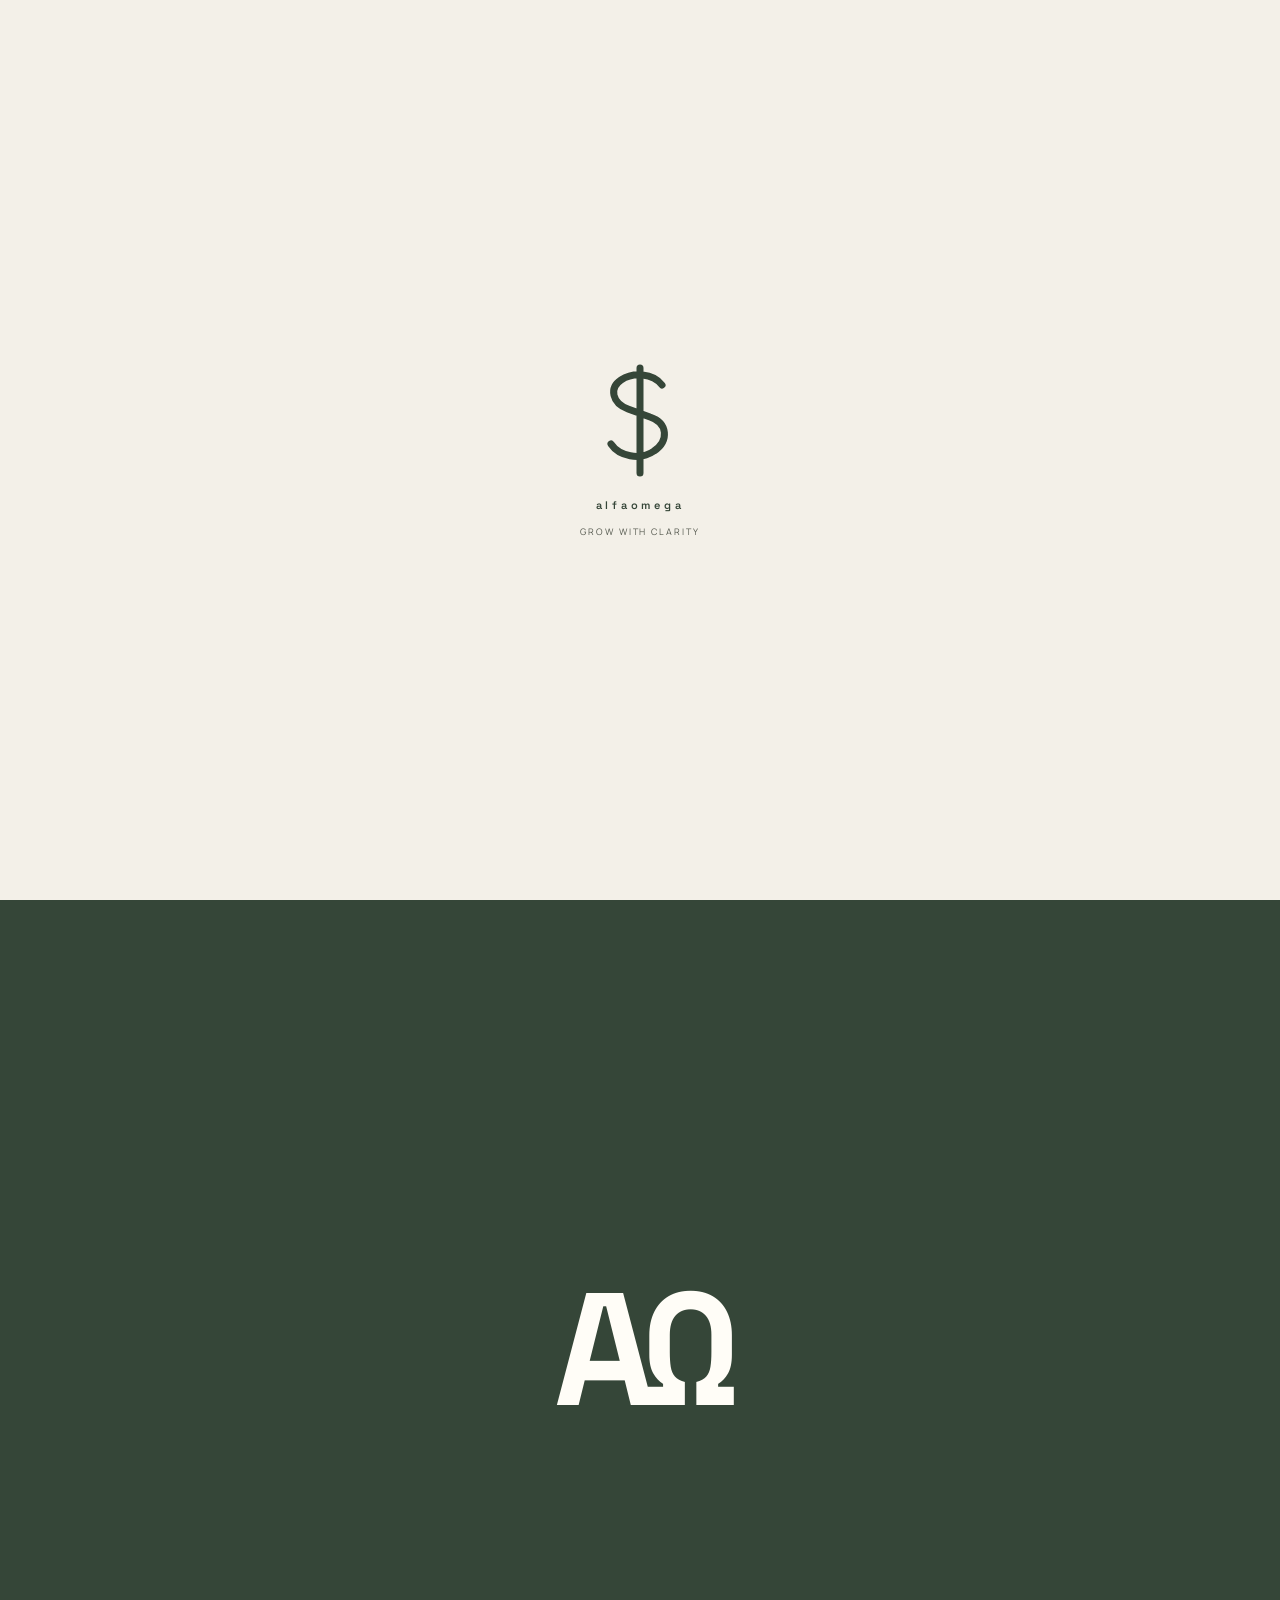
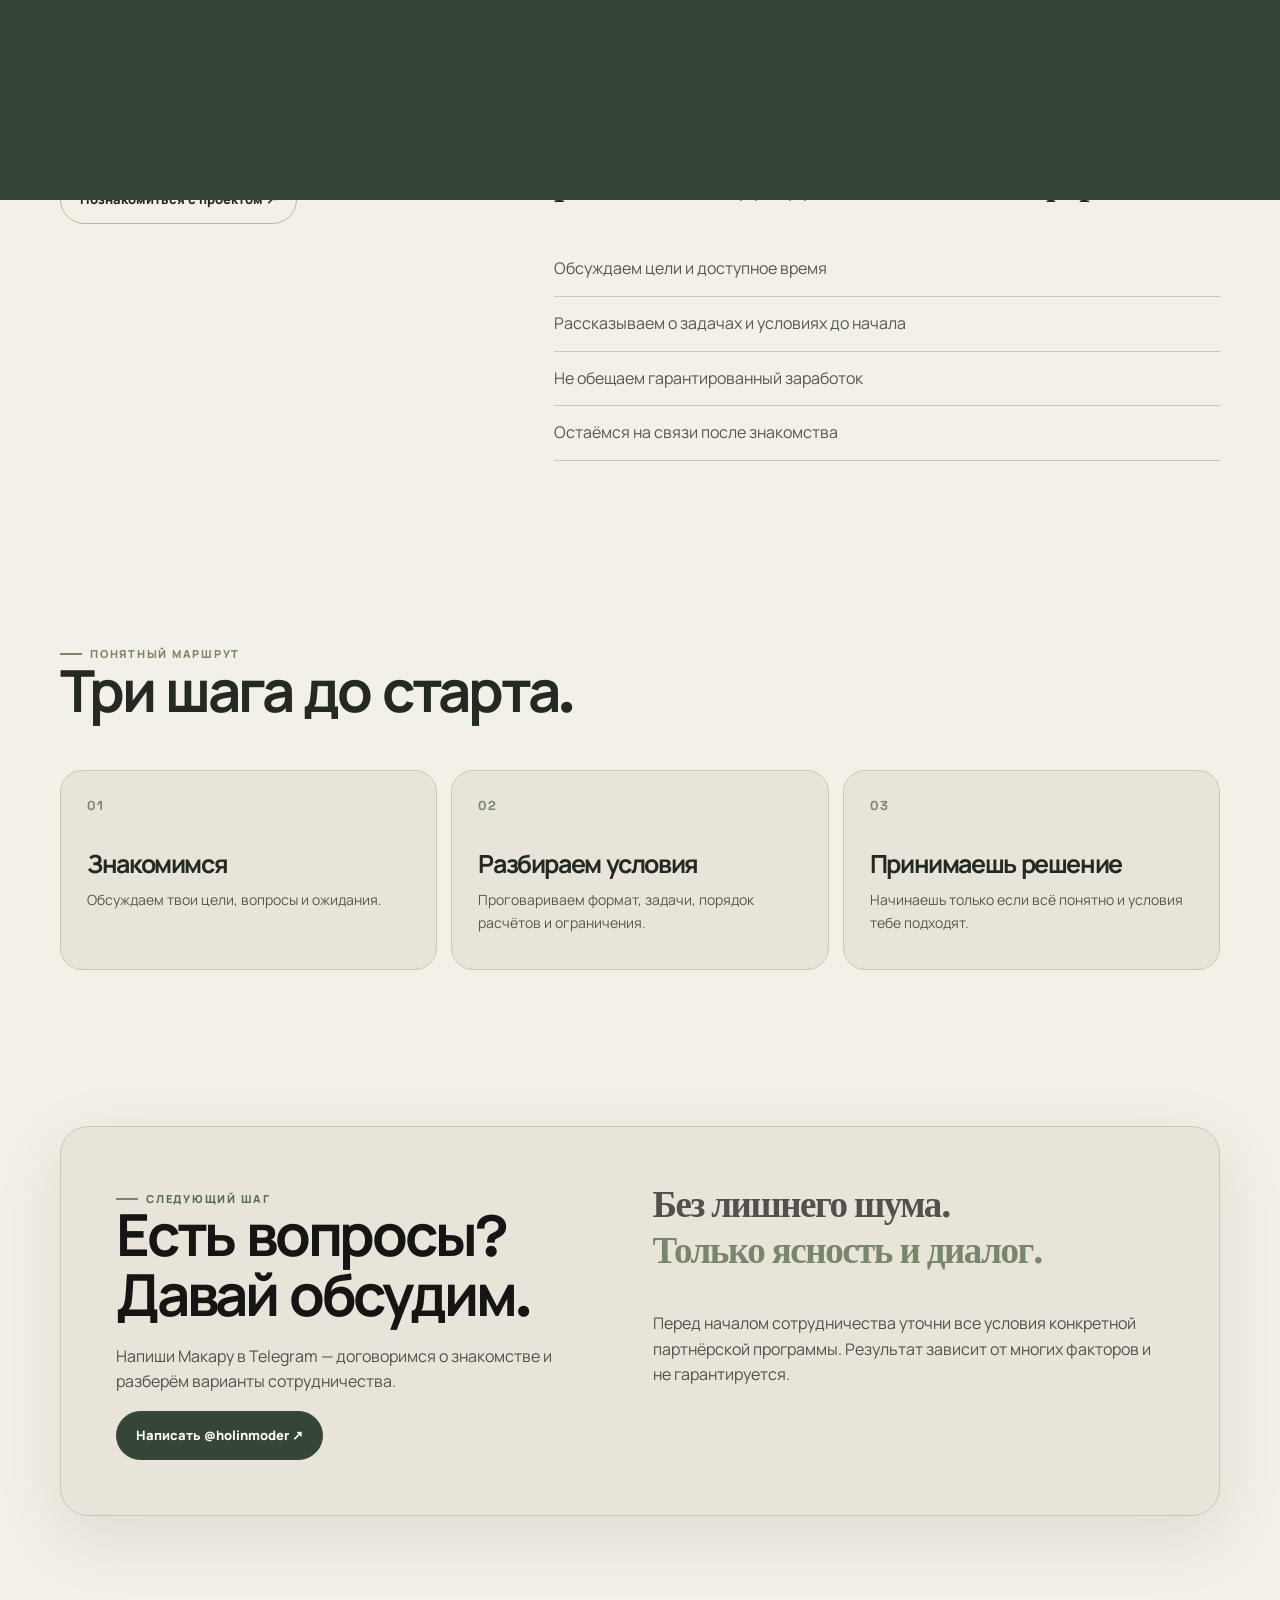
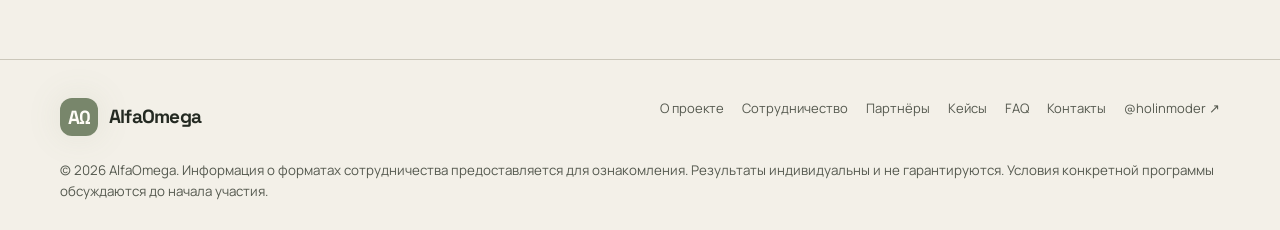
<file: index.html>
<!doctype html><html lang="ru"><head><meta charset="utf-8"><meta name="viewport" content="width=device-width,initial-scale=1"><meta name="description" content="AlfaOmega — форматы сотрудничества, информация о проекте и контакты Макара."><meta name="theme-color" content="#10110f"><title>Главная — AlfaOmega</title><link rel="stylesheet" href="styles.css"></head><body>
<div class="site-loader" aria-label="Загрузка AlfaOmega" role="status"><div class="loader-inner"><svg class="loader-dollar" viewBox="0 0 100 125" aria-hidden="true"><path d="M72 25C63 13 43 12 31 20C19 28 22 43 38 49L60 57C78 63 79 81 64 91C50 101 29 96 21 84M50 8V113"/></svg><div class="loader-brand">alfaomega</div><div class="loader-caption">Grow with clarity</div></div></div>
<div class="topbar"><div class="wrap nav"><a class="brand" href="index.html" aria-label="AlfaOmega — главная"><span class="logo">AΩ</span><span>AlfaOmega</span></a><nav class="navlinks" aria-label="Основная навигация"><a href="index.html">Главная</a><a href="about.html">О проекте</a><a href="cooperation.html">Сотрудничество</a><a href="partners.html">Партнёры</a><a href="cases.html">Кейсы</a><a href="faq.html">FAQ</a><a href="contact.html">Контакты</a></nav><a class="nav-cta" href="contact.html">Обсудить старт ↗</a><button class="menu-toggle" aria-expanded="false" aria-label="Открыть меню">☰</button></div></div><div class="transition" aria-hidden="true"><div class="transition-mark">AΩ</div></div><main><section class="hero"><div class="wrap hero-grid"><div><div class="eyebrow reveal">ПАРТНЁРСКИЕ ПРОГРАММЫ · ALFAOMEGA</div><h1 class="reveal delay1">Твой формат.<br><em>Твои возможности.</em></h1><p class="lead reveal delay2">Разовое или регулярное сотрудничество в финансовой вертикали. Разберёмся в условиях, целях и подходящем формате вместе.</p><div class="hero-actions reveal delay3"><a class="btn" href="contact.html">Обсудить сотрудничество ↗</a><a class="btn secondary" href="cooperation.html">Изучить форматы</a></div><div class="hero-meta"><span>Можно начать без опыта</span><span>Личное знакомство</span><span>Условия до старта</span></div></div><div class="visual-card reveal delay2"><div class="eyebrow">A DIFFERENT ANGLE</div><div class="orbit-wrap" aria-label="Анимированный знак AlfaOmega"><div class="orbit"><span class="orbit-dot"></span><div class="orbit-core">AΩ</div></div><span class="orbit-label">ALFAOMEGA / PARTNERSHIP</span></div><div><h3>Двигайся в своём темпе.</h3><p>Понятный маршрут от первого разговора до выбора формата.</p></div></div></div></section><div class="ticker"><div class="wrap ticker-in"><span><b>01</b> ЗНАКОМСТВО</span><span><b>02</b> ВЫБОР ФОРМАТА</span><span><b>03</b> УСЛОВИЯ</span><span><b>04</b> СТАРТ</span></div></div><section class="section"><div class="wrap"><div class="section-head"><div><div class="eyebrow">ВЫБЕРИ СВОЙ ПУТЬ</div><h2>С чего начнём?</h2></div><p>Не нужно решать всё заранее. Сначала познакомимся, ответим на вопросы и обсудим, что подходит именно тебе.</p></div><div class="grid3"><a class="card" href="cooperation.html"><div class="num">01 / РАЗОВЫЙ ФОРМАТ</div><h3>Попробовать один раз.</h3><p>Одно согласованное действие по условиям конкретной программы — без постоянного графика.</p><div class="arrow">↗</div></a><a class="card" href="cooperation.html#regular"><div class="num">02 / РЕГУЛЯРНЫЙ ФОРМАТ</div><h3>Развиваться системно.</h3><p>Постепенное включение в работу, обучение и обсуждение дальнейших возможностей.</p><div class="arrow">↗</div></a><a class="card" href="faq.html"><div class="num">03 / ПОКА ИЗУЧАЮ</div><h3>Сначала разобраться.</h3><p>Посмотри ответы на частые вопросы или напиши напрямую — без обязательств.</p><div class="arrow">↗</div></a></div></div></section><section class="section"><div class="wrap split"><div><div class="eyebrow">О ПРОЕКТЕ</div><h2>Люди.<br>Практика.<br><em style="color:var(--lime)">AlfaOmega.</em></h2><p class="muted">Проект для тех, кто хочет разобраться в партнёрских программах и выбрать понятный формат взаимодействия.</p><a class="btn secondary" href="about.html">Познакомиться с проектом ↗</a></div><div><div class="orbit-wrap" aria-hidden="true"><div class="orbit"><span class="orbit-dot"></span><div class="orbit-core">Ω</div></div><span class="orbit-label">GROW WITH CLARITY</span></div><p class="quote">«Сначала — <span>понятные условия.</span> Затем — решение, подходит ли тебе этот формат».</p><ul class="list"><li>Обсуждаем цели и доступное время</li><li>Рассказываем о задачах и условиях до начала</li><li>Не обещаем гарантированный заработок</li><li>Остаёмся на связи после знакомства</li></ul></div></div></section><section class="section"><div class="wrap"><div class="section-head"><div><div class="eyebrow">ПОНЯТНЫЙ МАРШРУТ</div><h2>Три шага до старта.</h2></div></div><div class="grid3"><div class="card"><div class="num">01</div><h3>Знакомимся</h3><p>Обсуждаем твои цели, вопросы и ожидания.</p></div><div class="card"><div class="num">02</div><h3>Разбираем условия</h3><p>Проговариваем формат, задачи, порядок расчётов и ограничения.</p></div><div class="card"><div class="num">03</div><h3>Принимаешь решение</h3><p>Начинаешь только если всё понятно и условия тебе подходят.</p></div></div></div></section><section class="section"><div class="wrap contact-panel"><div><div class="eyebrow" style="color:#343b1d">СЛЕДУЮЩИЙ ШАГ</div><h2>Есть вопросы?<br>Давай обсудим.</h2><p>Напиши Макару в Telegram — договоримся о знакомстве и разберём варианты сотрудничества.</p><a class="btn" href="https://t.me/holinmoder" target="_blank" rel="noopener">Написать @holinmoder ↗</a></div><div><p class="quote">Без лишнего шума.<br><span>Только ясность и диалог.</span></p><p>Перед началом сотрудничества уточни все условия конкретной партнёрской программы. Результат зависит от многих факторов и не гарантируется.</p></div></div></section></main><footer class="footer"><div class="wrap"><div class="footer-top"><a class="brand" href="index.html"><span class="logo">AΩ</span><span>AlfaOmega</span></a><div class="footer-links"><a href="about.html">О проекте</a><a href="cooperation.html">Сотрудничество</a><a href="partners.html">Партнёры</a><a href="cases.html">Кейсы</a><a href="faq.html">FAQ</a><a href="contact.html">Контакты</a><a href="https://t.me/holinmoder" target="_blank" rel="noopener">@holinmoder ↗</a></div></div><small>© 2026 AlfaOmega. Информация о форматах сотрудничества предоставляется для ознакомления. Результаты индивидуальны и не гарантируются. Условия конкретной программы обсуждаются до начала участия.</small></div></footer><script src="script.js"></script></body></html>
</file>
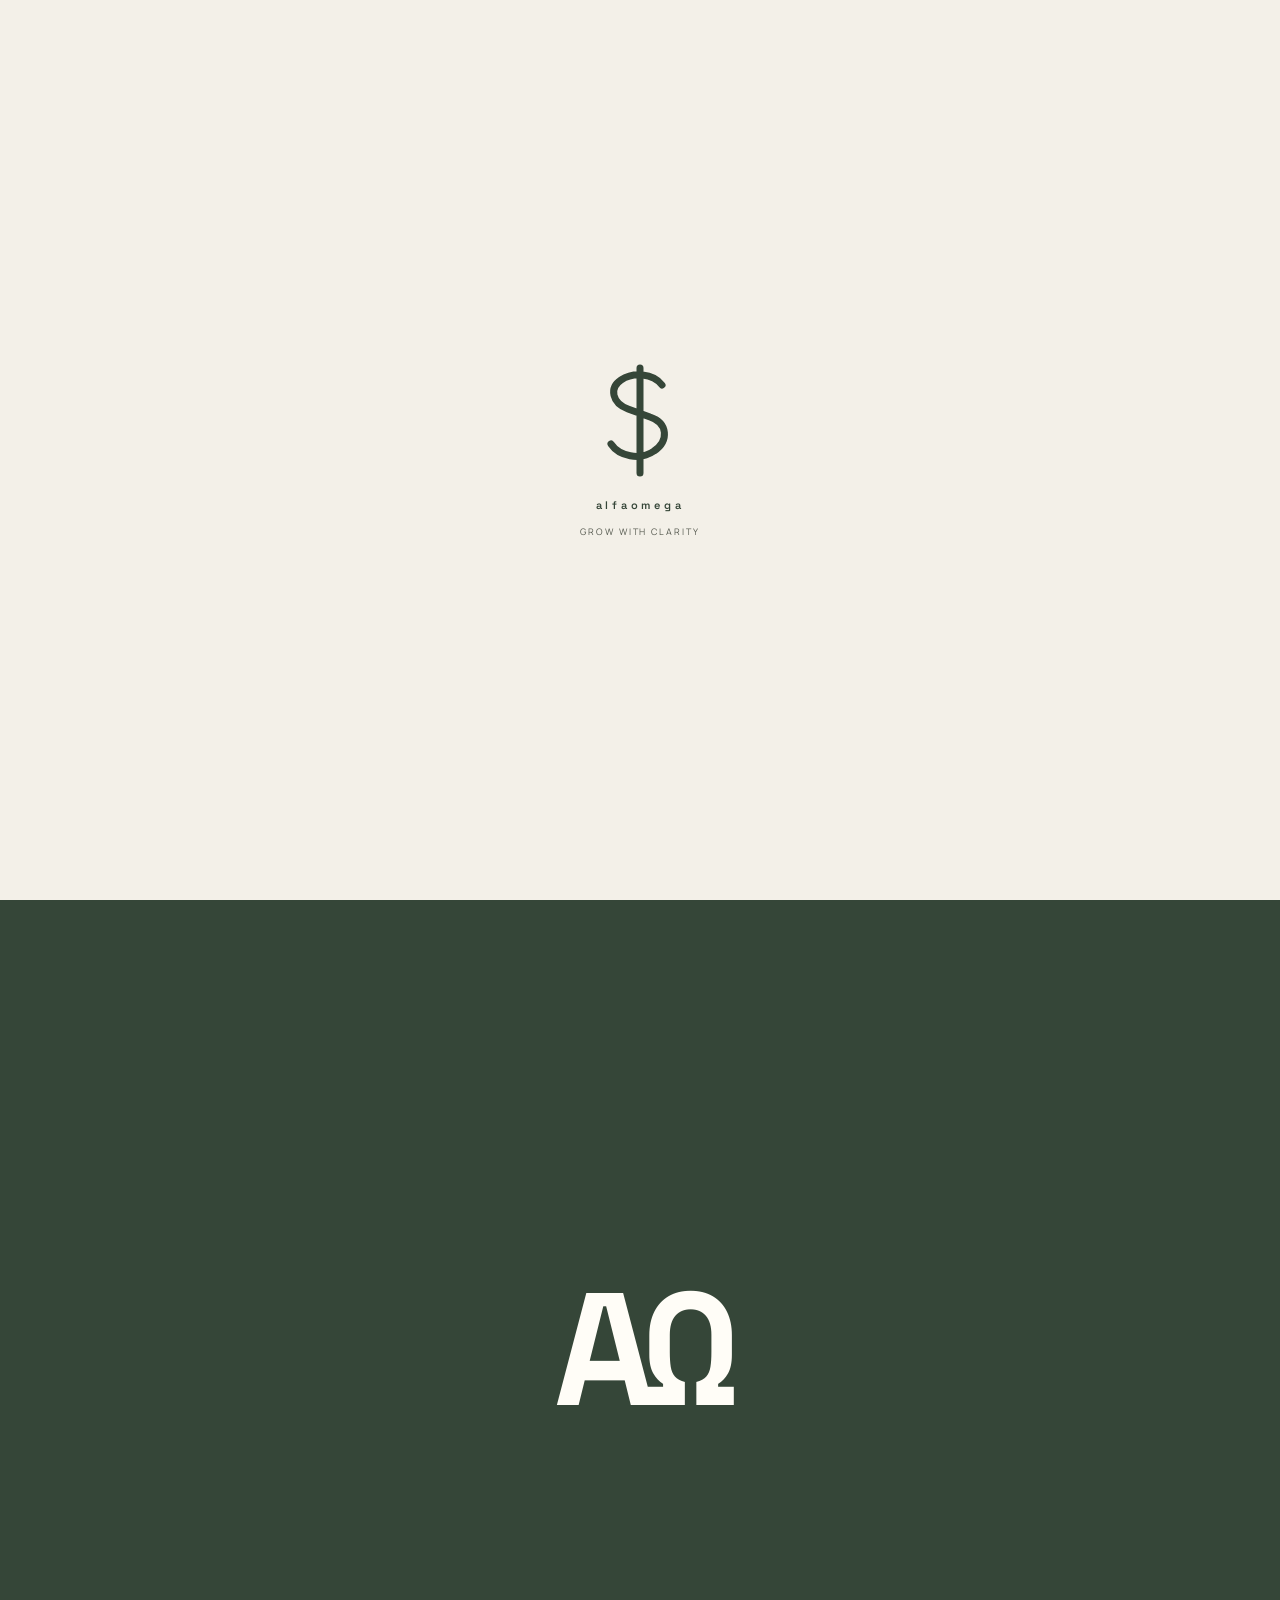
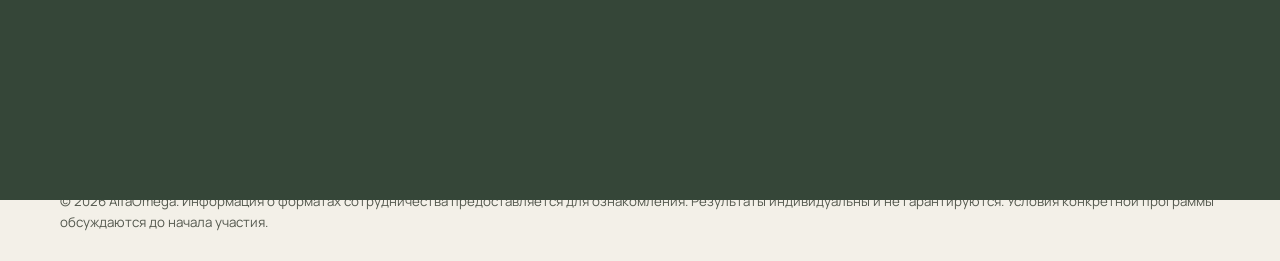
<file: about.html>
<!doctype html><html lang="ru"><head><meta charset="utf-8"><meta name="viewport" content="width=device-width,initial-scale=1"><meta name="description" content="AlfaOmega — партнёрские программы и сотрудничество."><meta name="theme-color" content="#10110f"><title>О проекте — AlfaOmega</title><link rel="stylesheet" href="styles.css"></head><body>
<div class="site-loader" aria-label="Загрузка AlfaOmega" role="status"><div class="loader-inner"><svg class="loader-dollar" viewBox="0 0 100 125" aria-hidden="true"><path d="M72 25C63 13 43 12 31 20C19 28 22 43 38 49L60 57C78 63 79 81 64 91C50 101 29 96 21 84M50 8V113"/></svg><div class="loader-brand">alfaomega</div><div class="loader-caption">Grow with clarity</div></div></div>
<div class="topbar"><div class="wrap nav"><a class="brand" href="index.html" aria-label="AlfaOmega — главная"><span class="logo">AΩ</span><span>AlfaOmega</span></a><nav class="navlinks" aria-label="Основная навигация"><a href="index.html">Главная</a><a href="about.html">О проекте</a><a href="cooperation.html">Сотрудничество</a><a href="partners.html">Партнёры</a><a href="cases.html">Кейсы</a><a href="faq.html">FAQ</a><a href="contact.html">Контакты</a></nav><a class="nav-cta" href="contact.html">Обсудить старт ↗</a><button class="menu-toggle" aria-expanded="false" aria-label="Открыть меню">☰</button></div></div><div class="transition" aria-hidden="true"><div class="transition-mark">AΩ</div></div><main><section class="page-hero"><div class="wrap"><div class="eyebrow">01 / ЗНАКОМСТВО</div><h1>Люди. Возможности.<br><em style="color:var(--lime)">AlfaOmega.</em></h1><p class="lead">AlfaOmega — проект о сотрудничестве по партнёрским программам. Наша задача — помочь человеку разобраться в формате, условиях и следующих шагах.</p></div></section><section class="section"><div class="wrap split"><div><div class="eyebrow">ОСНОВАТЕЛЬ</div><h2>Макар.</h2><p class="muted">Основатель AlfaOmega</p><a class="btn" href="https://t.me/holinmoder" target="_blank" rel="noopener">Связаться с Макаром ↗</a></div><div><p class="quote">«Хорошее сотрудничество начинается с <span>честного разговора</span> о задачах, условиях и ожиданиях».</p><p class="muted">На первом этапе можно задать вопросы, рассказать о своём опыте и понять, какой вариант стоит рассмотреть. Необязательно иметь готовый план или профильный опыт.</p><ul class="list"><li>Обсуждаем условия до начала участия</li><li>Не обещаем фиксированный или гарантированный доход</li><li>Предлагаем изучить детали и принять взвешенное решение</li></ul></div></div></section><section class="section"><div class="wrap"><div class="section-head"><div><div class="eyebrow">ПРИНЦИПЫ</div><h2>Как мы работаем.</h2></div></div><div class="grid3"><div class="card"><div class="num">01</div><h3>Прозрачность</h3><p>Обсуждаем задачи, критерии результата и порядок выплат заранее.</p></div><div class="card"><div class="num">02</div><h3>Личный диалог</h3><p>Сначала выясняем, что важно именно тебе, а не предлагаем всем одно и то же.</p></div><div class="card"><div class="num">03</div><h3>Ответственный выбор</h3><p>Решение о сотрудничестве принимается после знакомства с условиями программы.</p></div></div></div></section></main><footer class="footer"><div class="wrap"><div class="footer-top"><a class="brand" href="index.html"><span class="logo">AΩ</span><span>AlfaOmega</span></a><div class="footer-links"><a href="about.html">О проекте</a><a href="cooperation.html">Сотрудничество</a><a href="partners.html">Партнёры</a><a href="cases.html">Кейсы</a><a href="faq.html">FAQ</a><a href="contact.html">Контакты</a><a href="https://t.me/holinmoder" target="_blank" rel="noopener">@holinmoder ↗</a></div></div><small>© 2026 AlfaOmega. Информация о форматах сотрудничества предоставляется для ознакомления. Результаты индивидуальны и не гарантируются. Условия конкретной программы обсуждаются до начала участия.</small></div></footer><script src="script.js"></script></body></html>
</file>
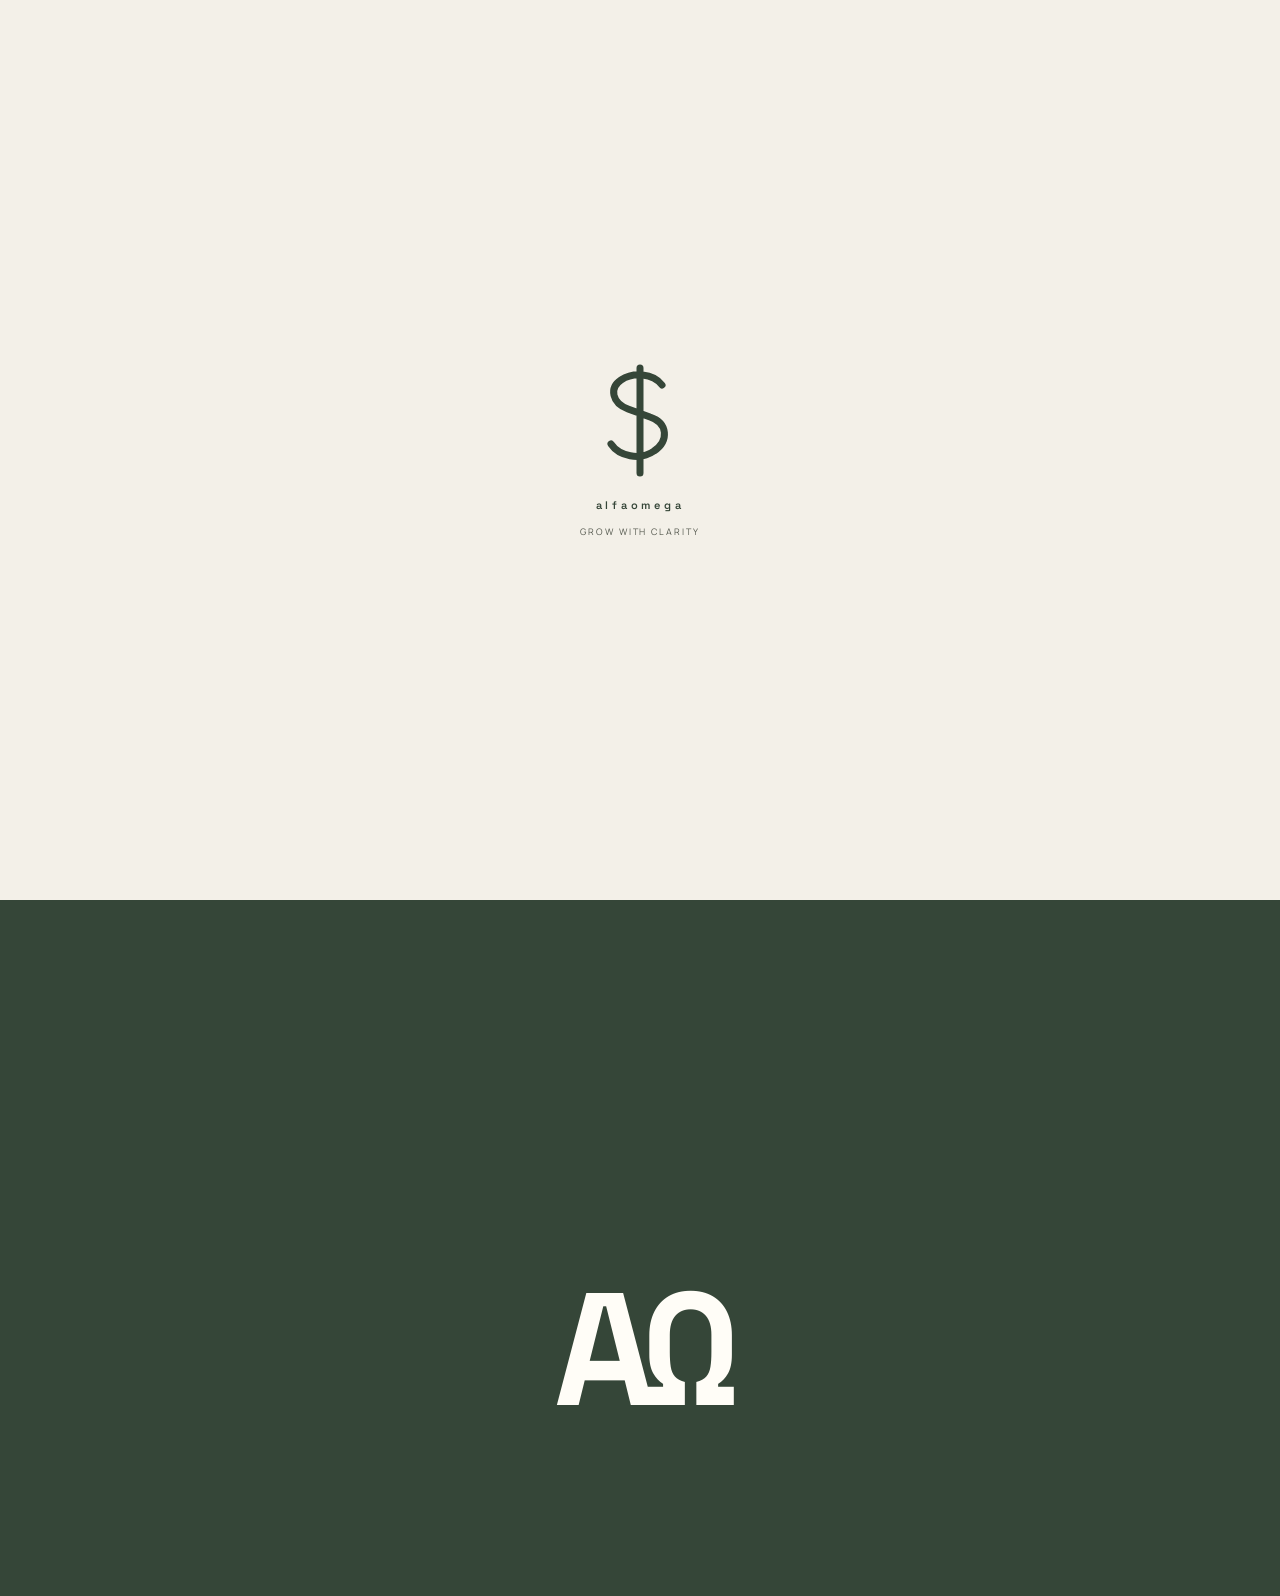
<file: cases.html>
<!doctype html><html lang="ru"><head><meta charset="utf-8"><meta name="viewport" content="width=device-width,initial-scale=1"><meta name="description" content="AlfaOmega — партнёрские программы и сотрудничество."><meta name="theme-color" content="#10110f"><title>Кейсы — AlfaOmega</title><link rel="stylesheet" href="styles.css"></head><body>
<div class="site-loader" aria-label="Загрузка AlfaOmega" role="status"><div class="loader-inner"><svg class="loader-dollar" viewBox="0 0 100 125" aria-hidden="true"><path d="M72 25C63 13 43 12 31 20C19 28 22 43 38 49L60 57C78 63 79 81 64 91C50 101 29 96 21 84M50 8V113"/></svg><div class="loader-brand">alfaomega</div><div class="loader-caption">Grow with clarity</div></div></div>
<div class="topbar"><div class="wrap nav"><a class="brand" href="index.html" aria-label="AlfaOmega — главная"><span class="logo">AΩ</span><span>AlfaOmega</span></a><nav class="navlinks" aria-label="Основная навигация"><a href="index.html">Главная</a><a href="about.html">О проекте</a><a href="cooperation.html">Сотрудничество</a><a href="partners.html">Партнёры</a><a href="cases.html">Кейсы</a><a href="faq.html">FAQ</a><a href="contact.html">Контакты</a></nav><a class="nav-cta" href="contact.html">Обсудить старт ↗</a><button class="menu-toggle" aria-expanded="false" aria-label="Открыть меню">☰</button></div></div><div class="transition" aria-hidden="true"><div class="transition-mark">AΩ</div></div><main><section class="page-hero"><div class="wrap"><div class="eyebrow">04 / ИСТОРИИ УЧАСТНИКОВ</div><h1>За каждым результатом — <em style="color:var(--lime)">свой путь.</em></h1><p class="lead">Кейсы помогают понять последовательность действий, но не являются обещанием аналогичных результатов для других участников.</p></div></section><section class="section"><div class="wrap grid2"><article class="card"><div class="num">КЕЙС 01 / МАКСИМ</div><h2>От поиска направления<br>к своей команде.</h2><p>Максим начал с изучения разных направлений, затем сосредоточился на обучении и практике. Постепенно он перешёл к самостоятельной работе и развитию собственной команды.</p><div class="grid2" style="margin-top:24px"><div><div class="case-stat">01</div><p>Знакомство с направлением</p></div><div><div class="case-stat">02</div><p>Практика и обучение</p></div><div><div class="case-stat">03</div><p>Самостоятельная работа</p></div><div><div class="case-stat">10+</div><p>Команда</p></div></div></article><article class="card"><div class="num">КАК ЧИТАТЬ РЕЗУЛЬТАТЫ</div><h3>Контекст важнее цифры.</h3><p>Статистику важно оценивать в контексте: суммы на удержании (HOLD) не равны подтверждённому доходу или фактически выплаченным средствам.</p><ul class="list"><li>Уточняйте период и источник данных</li><li>Отличайте баланс от выплаченного дохода</li><li>Индивидуальные результаты не гарантируют повторения</li></ul></article></div><div class="wrap" style="margin-top:22px"><p class="notice">Перед публикацией кейса получите согласие участника на использование имени, изображения, отзыва и статистики. Добавляйте скриншоты только при наличии права на их размещение и поясняйте, что именно на них показано.</p></div></section></main><footer class="footer"><div class="wrap"><div class="footer-top"><a class="brand" href="index.html"><span class="logo">AΩ</span><span>AlfaOmega</span></a><div class="footer-links"><a href="about.html">О проекте</a><a href="cooperation.html">Сотрудничество</a><a href="partners.html">Партнёры</a><a href="cases.html">Кейсы</a><a href="faq.html">FAQ</a><a href="contact.html">Контакты</a><a href="https://t.me/holinmoder" target="_blank" rel="noopener">@holinmoder ↗</a></div></div><small>© 2026 AlfaOmega. Информация о форматах сотрудничества предоставляется для ознакомления. Результаты индивидуальны и не гарантируются. Условия конкретной программы обсуждаются до начала участия.</small></div></footer><script src="script.js"></script></body></html>
</file>
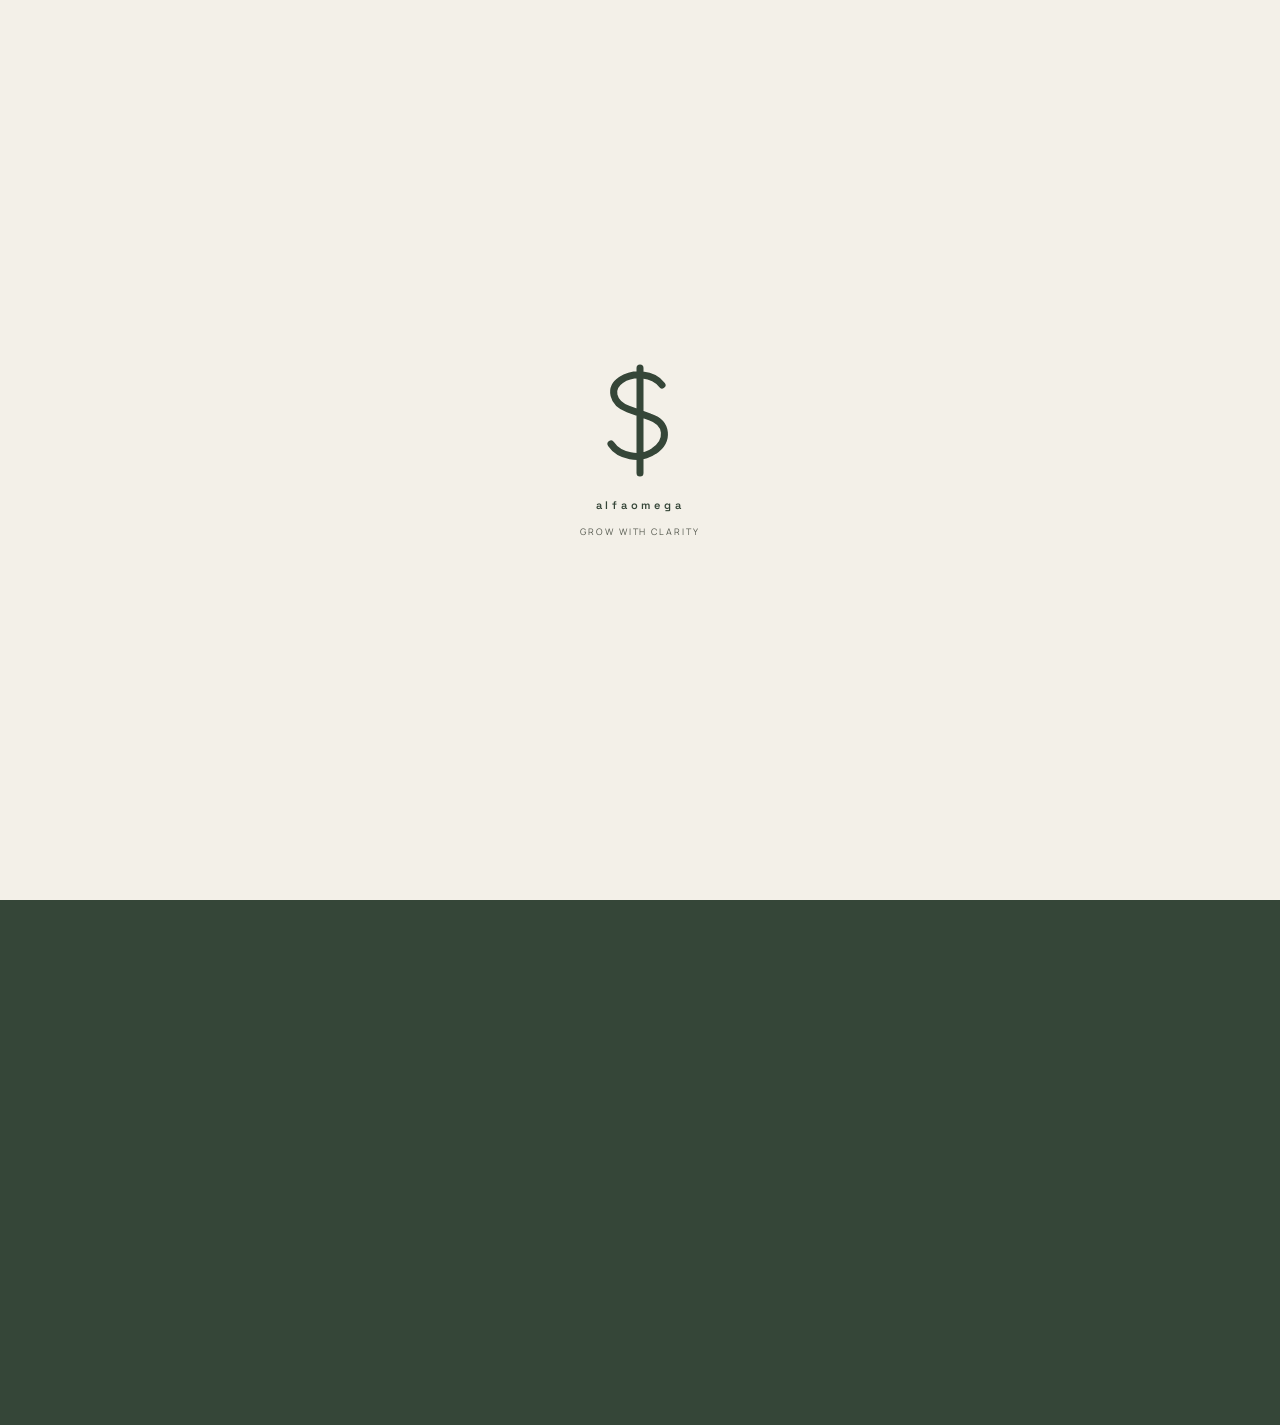
<file: contact.html>
<!doctype html><html lang="ru"><head><meta charset="utf-8"><meta name="viewport" content="width=device-width,initial-scale=1"><meta name="description" content="AlfaOmega — партнёрские программы и сотрудничество."><meta name="theme-color" content="#10110f"><title>Контакты — AlfaOmega</title><link rel="stylesheet" href="styles.css"></head><body>
<div class="site-loader" aria-label="Загрузка AlfaOmega" role="status"><div class="loader-inner"><svg class="loader-dollar" viewBox="0 0 100 125" aria-hidden="true"><path d="M72 25C63 13 43 12 31 20C19 28 22 43 38 49L60 57C78 63 79 81 64 91C50 101 29 96 21 84M50 8V113"/></svg><div class="loader-brand">alfaomega</div><div class="loader-caption">Grow with clarity</div></div></div>
<div class="topbar"><div class="wrap nav"><a class="brand" href="index.html" aria-label="AlfaOmega — главная"><span class="logo">AΩ</span><span>AlfaOmega</span></a><nav class="navlinks" aria-label="Основная навигация"><a href="index.html">Главная</a><a href="about.html">О проекте</a><a href="cooperation.html">Сотрудничество</a><a href="partners.html">Партнёры</a><a href="cases.html">Кейсы</a><a href="faq.html">FAQ</a><a href="contact.html">Контакты</a></nav><a class="nav-cta" href="contact.html">Обсудить старт</a><button class="menu-toggle" aria-expanded="false" aria-label="Открыть меню">☰</button></div></div><div class="transition" aria-hidden="true"><div class="transition-mark">AΩ</div></div><main><section class="page-hero"><div class="wrap"><div class="eyebrow">06 / СЛЕДУЮЩИЙ ШАГ</div><h1>Давай <em style="color:var(--lime)">обсудим.</em></h1><p class="lead">Расскажи, что тебе интересно, — Макар поможет сориентироваться в вопросах о проекте и форматах сотрудничества.</p></div></section><section class="section"><div class="wrap"><div class="contact-panel"><div><div class="eyebrow" style="color:#343b1d">ОСНОВАТЕЛЬ ALFAOMEGA</div><h2>Макар</h2><p>Напиши напрямую в Telegram. Это самый простой способ задать вопрос и договориться о разговоре.</p><a class="btn" href="https://t.me/holinmoder" target="_blank" rel="noopener">@holinmoder</a><p style="margin-top:22px;font-size:13px">Telegram: <strong>@holinmoder</strong></p></div><div><h3>Оставить запрос</h3><p>После отправки откроется Telegram с подготовленным сообщением. Форма не отправляет данные на сервер.</p><form id="lead-form" class="form"><input name="name" placeholder="Как к тебе обращаться" required><input name="age" placeholder="Возраст (необязательно)" inputmode="numeric"><select name="format"><option value="Пока изучаю варианты">Пока изучаю варианты</option><option value="Разовое сотрудничество">Разовое сотрудничество</option><option value="Регулярное сотрудничество">Регулярное сотрудничество</option></select><textarea name="message" placeholder="Твой вопрос или опыт (необязательно)"></textarea><button class="btn" type="submit">Продолжить в Telegram</button></form></div></div></div></section></main><footer class="footer"><div class="wrap"><div class="footer-top"><a class="brand" href="index.html"><span class="logo">AΩ</span><span>AlfaOmega</span></a><div class="footer-links"><a href="about.html">О проекте</a><a href="cooperation.html">Сотрудничество</a><a href="partners.html">Партнёры</a><a href="cases.html">Кейсы</a><a href="faq.html">FAQ</a><a href="contact.html">Контакты</a><a href="https://t.me/holinmoder" target="_blank" rel="noopener">@holinmoder</a></div></div><small>© 2026 AlfaOmega. Информация о форматах сотрудничества предоставляется для ознакомления. Результаты индивидуальны и не гарантируются. Условия конкретной программы обсуждаются до начала участия.</small></div></footer><script src="script.js"></script></body></html>
</file>
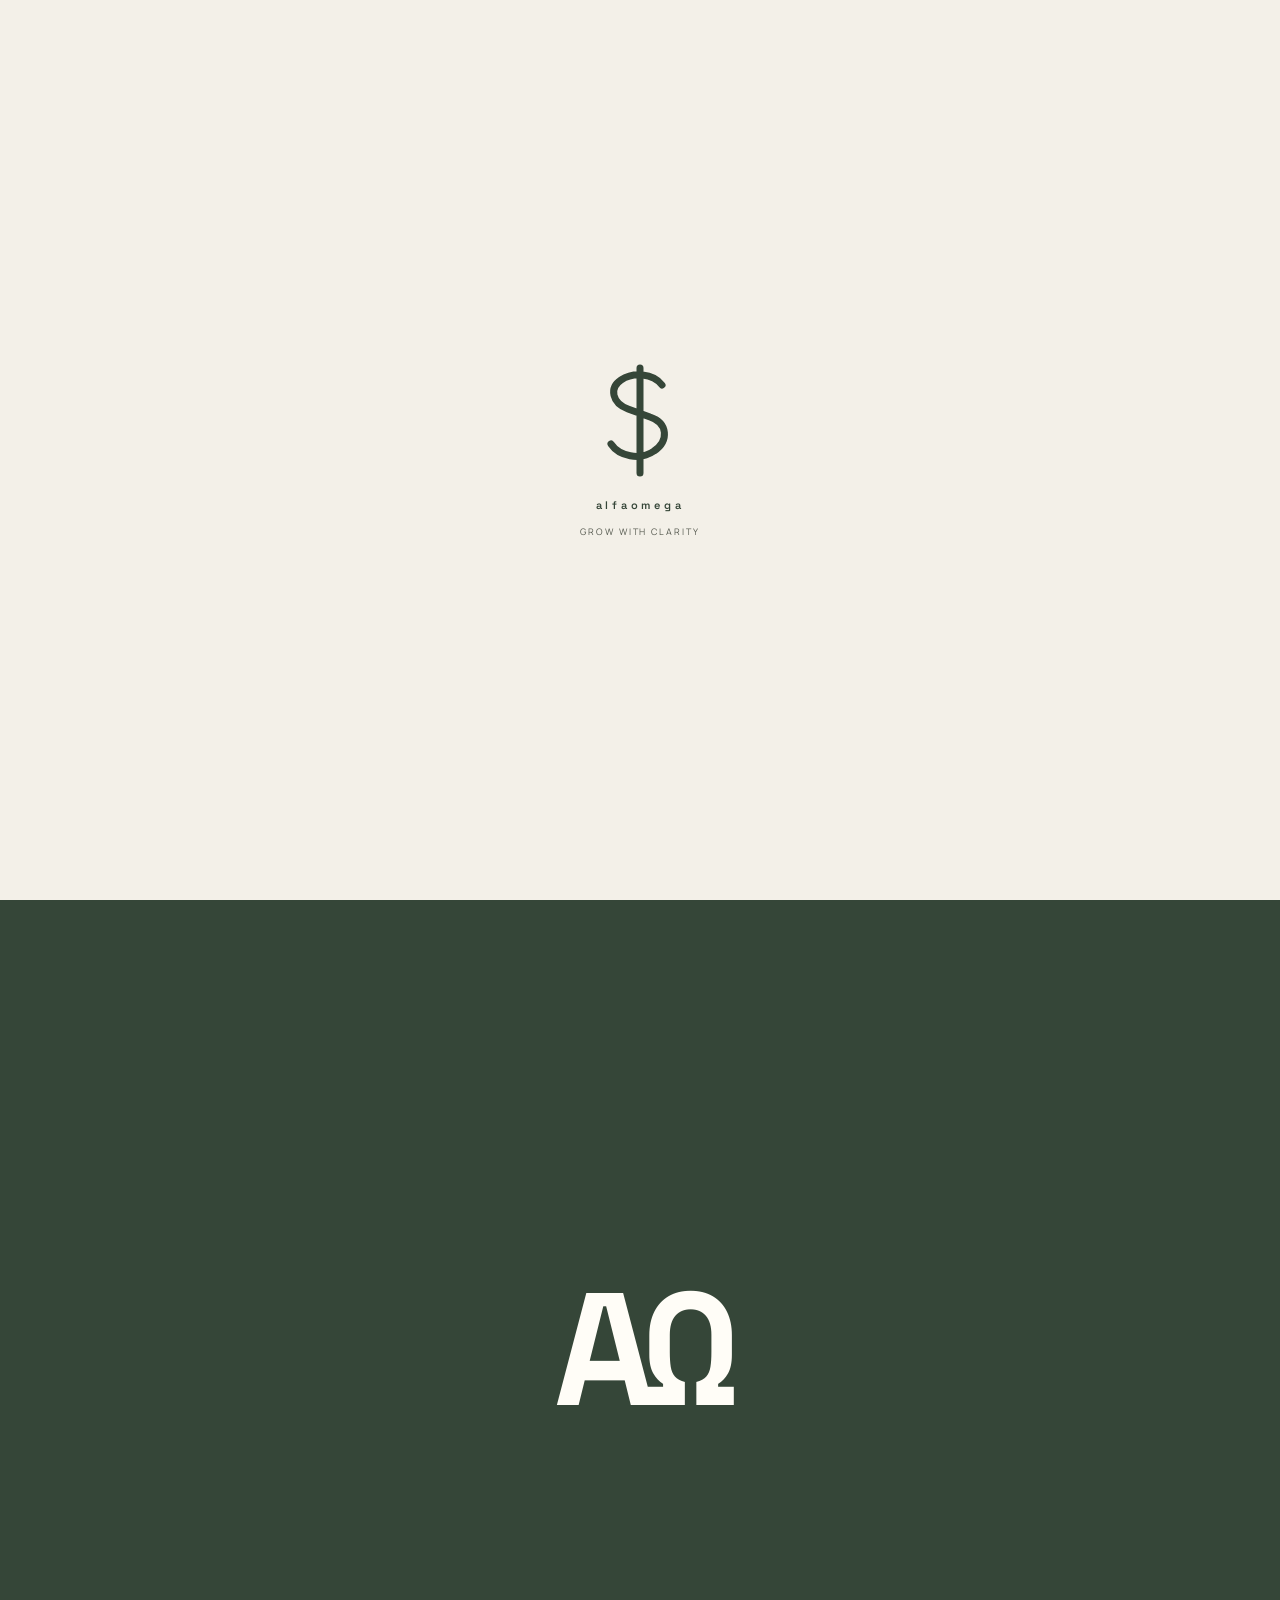
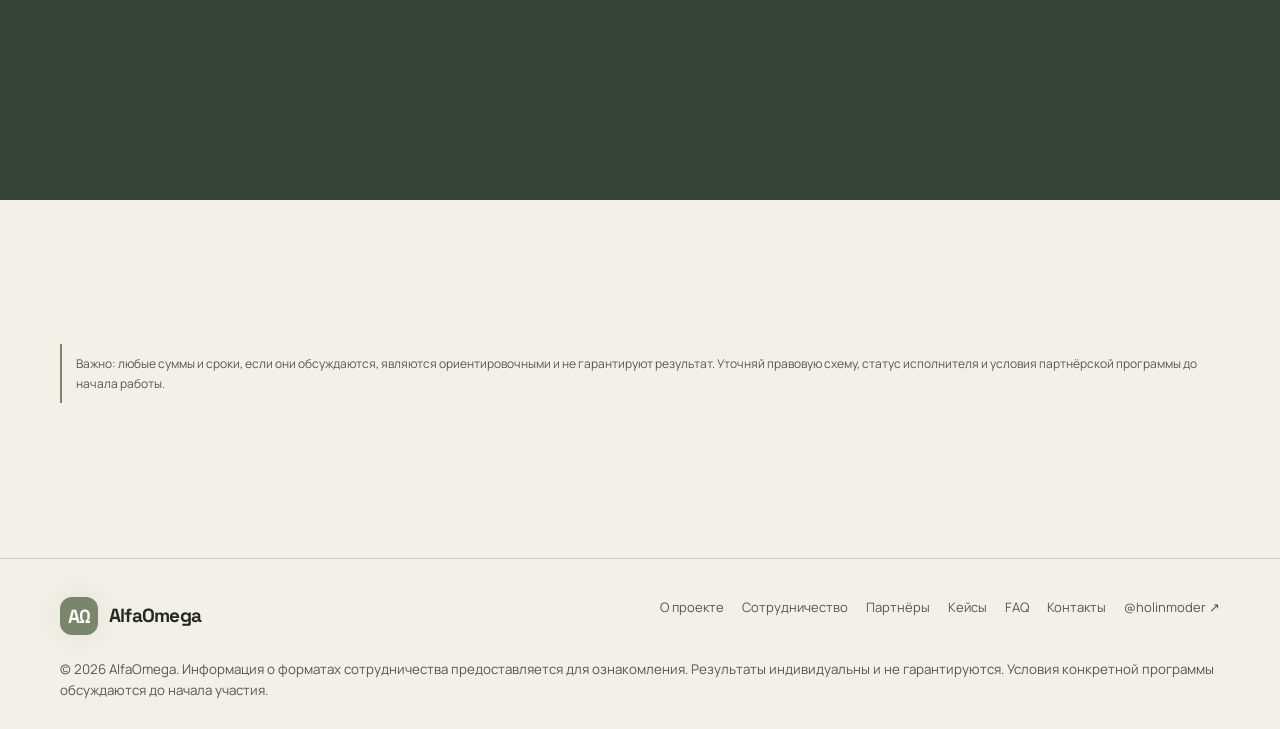
<file: cooperation.html>
<!doctype html><html lang="ru"><head><meta charset="utf-8"><meta name="viewport" content="width=device-width,initial-scale=1"><meta name="description" content="AlfaOmega — партнёрские программы и сотрудничество."><meta name="theme-color" content="#10110f"><title>Сотрудничество — AlfaOmega</title><link rel="stylesheet" href="styles.css"></head><body>
<div class="site-loader" aria-label="Загрузка AlfaOmega" role="status"><div class="loader-inner"><svg class="loader-dollar" viewBox="0 0 100 125" aria-hidden="true"><path d="M72 25C63 13 43 12 31 20C19 28 22 43 38 49L60 57C78 63 79 81 64 91C50 101 29 96 21 84M50 8V113"/></svg><div class="loader-brand">alfaomega</div><div class="loader-caption">Grow with clarity</div></div></div>
<div class="topbar"><div class="wrap nav"><a class="brand" href="index.html" aria-label="AlfaOmega — главная"><span class="logo">AΩ</span><span>AlfaOmega</span></a><nav class="navlinks" aria-label="Основная навигация"><a href="index.html">Главная</a><a href="about.html">О проекте</a><a href="cooperation.html">Сотрудничество</a><a href="partners.html">Партнёры</a><a href="cases.html">Кейсы</a><a href="faq.html">FAQ</a><a href="contact.html">Контакты</a></nav><a class="nav-cta" href="contact.html">Обсудить старт ↗</a><button class="menu-toggle" aria-expanded="false" aria-label="Открыть меню">☰</button></div></div><div class="transition" aria-hidden="true"><div class="transition-mark">AΩ</div></div><main><section class="page-hero"><div class="wrap"><div class="eyebrow">02 / ФОРМАТЫ</div><h1>Как тебе <em style="color:var(--lime)">удобнее?</em></h1><p class="lead">Можно рассмотреть разовое участие или регулярный формат. Конкретные действия, требования и вознаграждение зависят от выбранной программы.</p></div></section><section class="section"><div class="wrap grid2"><article class="card"><div class="num">01 / РАЗОВЫЙ ФОРМАТ</div><h2>Одно действие.<br>Один этап.</h2><p>Для тех, кто хочет рассмотреть отдельную задачу без постоянного графика.</p><ul class="list"><li>Задача и критерии согласуются заранее</li><li>Порядок выплаты обсуждается до старта</li><li>Можно отдельно решить, продолжать ли дальше</li></ul><a class="btn" href="contact.html">Обсудить разовый формат ↗</a></article><article class="card" id="regular"><div class="num">02 / РЕГУЛЯРНЫЙ ФОРМАТ</div><h2>Практика.<br>Сопровождение.</h2><p>Для тех, кто готов выделять время на последовательную работу и изучение процессов.</p><ul class="list"><li>График и нагрузка обсуждаются индивидуально</li><li>Постепенное знакомство с задачами</li><li>Возможность развивать навыки по мере опыта</li></ul><a class="btn" href="contact.html">Обсудить регулярный формат ↗</a></article></div></section><section class="section"><div class="wrap"><div class="section-head"><div><div class="eyebrow">КАК НАЧИНАЕМ</div><h2>Сначала знакомство.<br>Дальше — по делу.</h2></div><p>Первая беседа нужна, чтобы понять ожидания и спокойно пройтись по деталям.</p></div><div class="step"><div class="stepno">01</div><div><h3>Познакомимся</h3><p>Расскажешь, что ищешь, какой у тебя опыт и сколько времени готов выделять.</p></div></div><div class="step"><div class="stepno">02</div><div><h3>Разберём программу</h3><p>Обсудим конкретные действия, требования, возможные вознаграждения и порядок расчётов.</p></div></div><div class="step"><div class="stepno">03</div><div><h3>Примешь решение</h3><p>Начинай только после того, как условия понятны. Не передавай пароли, коды подтверждения или доступ к банковским счетам.</p></div></div></div></section><section class="section"><div class="wrap"><p class="notice">Важно: любые суммы и сроки, если они обсуждаются, являются ориентировочными и не гарантируют результат. Уточняй правовую схему, статус исполнителя и условия партнёрской программы до начала работы.</p></div></section></main><footer class="footer"><div class="wrap"><div class="footer-top"><a class="brand" href="index.html"><span class="logo">AΩ</span><span>AlfaOmega</span></a><div class="footer-links"><a href="about.html">О проекте</a><a href="cooperation.html">Сотрудничество</a><a href="partners.html">Партнёры</a><a href="cases.html">Кейсы</a><a href="faq.html">FAQ</a><a href="contact.html">Контакты</a><a href="https://t.me/holinmoder" target="_blank" rel="noopener">@holinmoder ↗</a></div></div><small>© 2026 AlfaOmega. Информация о форматах сотрудничества предоставляется для ознакомления. Результаты индивидуальны и не гарантируются. Условия конкретной программы обсуждаются до начала участия.</small></div></footer><script src="script.js"></script></body></html>
</file>
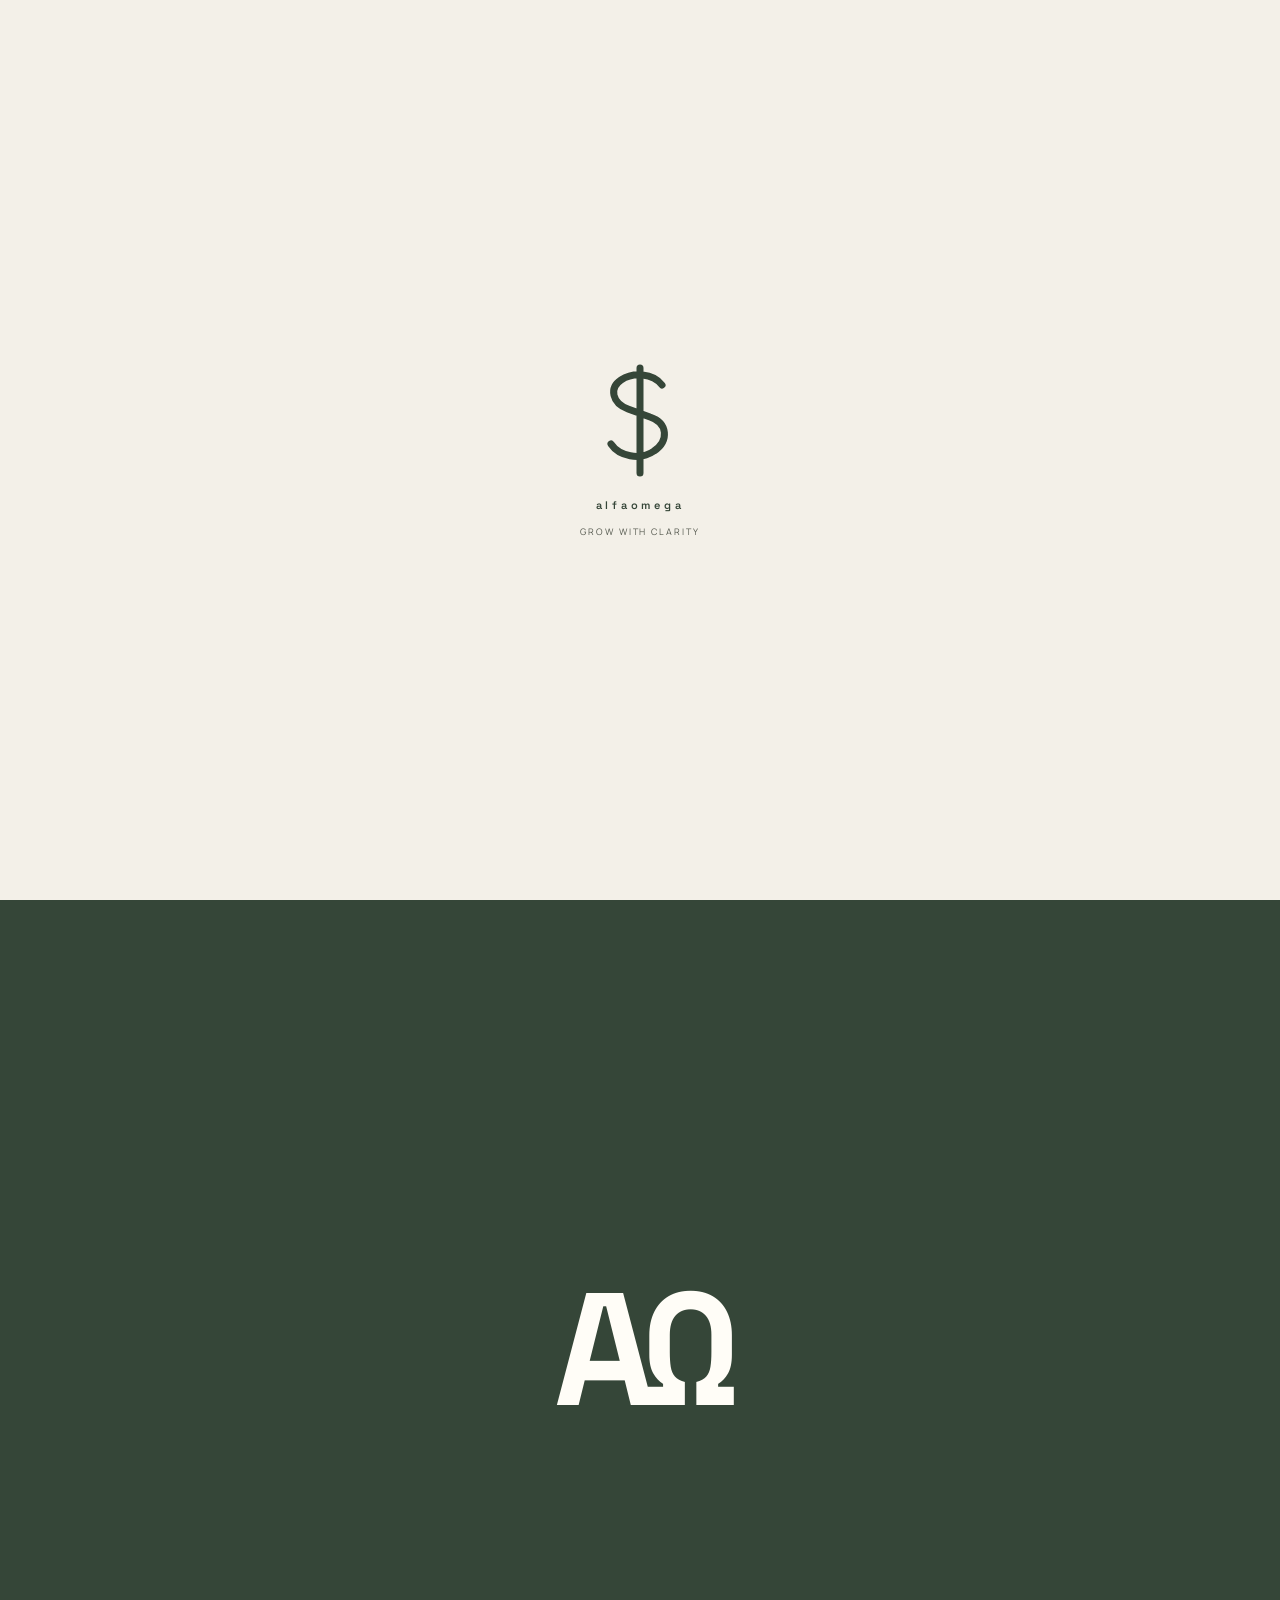
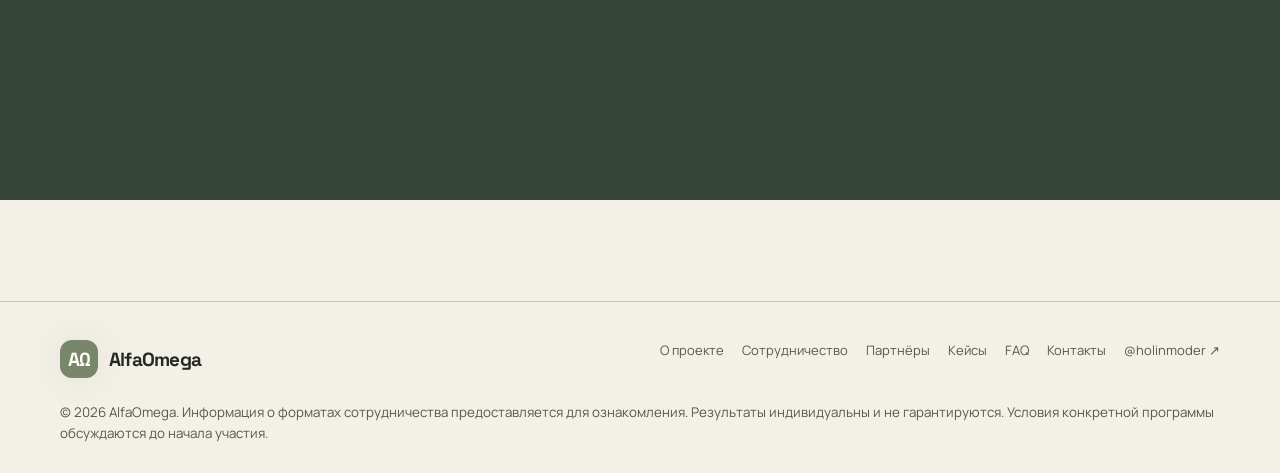
<file: faq.html>
<!doctype html><html lang="ru"><head><meta charset="utf-8"><meta name="viewport" content="width=device-width,initial-scale=1"><meta name="description" content="AlfaOmega — партнёрские программы и сотрудничество."><meta name="theme-color" content="#10110f"><title>Частые вопросы — AlfaOmega</title><link rel="stylesheet" href="styles.css"></head><body>
<div class="site-loader" aria-label="Загрузка AlfaOmega" role="status"><div class="loader-inner"><svg class="loader-dollar" viewBox="0 0 100 125" aria-hidden="true"><path d="M72 25C63 13 43 12 31 20C19 28 22 43 38 49L60 57C78 63 79 81 64 91C50 101 29 96 21 84M50 8V113"/></svg><div class="loader-brand">alfaomega</div><div class="loader-caption">Grow with clarity</div></div></div>
<div class="topbar"><div class="wrap nav"><a class="brand" href="index.html" aria-label="AlfaOmega — главная"><span class="logo">AΩ</span><span>AlfaOmega</span></a><nav class="navlinks" aria-label="Основная навигация"><a href="index.html">Главная</a><a href="about.html">О проекте</a><a href="cooperation.html">Сотрудничество</a><a href="partners.html">Партнёры</a><a href="cases.html">Кейсы</a><a href="faq.html">FAQ</a><a href="contact.html">Контакты</a></nav><a class="nav-cta" href="contact.html">Обсудить старт ↗</a><button class="menu-toggle" aria-expanded="false" aria-label="Открыть меню">☰</button></div></div><div class="transition" aria-hidden="true"><div class="transition-mark">AΩ</div></div><main><section class="page-hero"><div class="wrap"><div class="eyebrow">05 / БЕЗ НЕДОСКАЗАННОСТИ</div><h1>Есть <em style="color:var(--lime)">вопросы?</em></h1><p class="lead">Ответы о старте, графике, выплатах и сопровождении. Если не нашёл нужное — напиши Макару напрямую.</p></div></section><section class="section"><div class="wrap"><div class="faq-tools"><input id="faq-search" type="search" placeholder="Найти ответ: график, опыт, выплаты…"></div><div><div class="faq-item" data-faq><button class="faq-q" aria-expanded="false"><span>Что такое AlfaOmega?</span><span data-sign>+</span></button><div class="faq-a">AlfaOmega — проект о сотрудничестве по партнёрским программам. На первом разговоре можно обсудить варианты и понять, какие условия применимы к конкретной программе.</div></div><div class="faq-item" data-faq><button class="faq-q" aria-expanded="false"><span>Кого вы приглашаете?</span><span data-sign>+</span></button><div class="faq-a">Людей, которым интересно разобраться в партнёрских программах и форматах сотрудничества. Возрастные требования и другие ограничения зависят от конкретного предложения и должны быть уточнены до начала.</div></div><div class="faq-item" data-faq><button class="faq-q" aria-expanded="false"><span>Нужен ли опыт?</span><span data-sign>+</span></button><div class="faq-a">Предыдущий опыт может быть необязателен для некоторых форматов. Требования зависят от конкретной программы — их нужно обсудить заранее.</div></div><div class="faq-item" data-faq><button class="faq-q" aria-expanded="false"><span>Что нужно для старта?</span><span data-sign>+</span></button><div class="faq-a">Требования к устройствам, документам и навыкам зависят от программы. Не передавайте третьим лицам пароли, коды подтверждения или доступ к банковским счетам.</div></div><div class="faq-item" data-faq><button class="faq-q" aria-expanded="false"><span>Можно участвовать только один раз?</span><span data-sign>+</span></button><div class="faq-a">В некоторых программах может быть разовая задача. Её содержание, критерии выполнения, вознаграждение и порядок выплаты должны быть согласованы до начала.</div></div><div class="faq-item" data-faq><button class="faq-q" aria-expanded="false"><span>Какой график?</span><span data-sign>+</span></button><div class="faq-a">График зависит от выбранного формата и задач. Обсудите ожидаемую нагрузку заранее, прежде чем соглашаться.</div></div><div class="faq-item" data-faq><button class="faq-q" aria-expanded="false"><span>Консультация платная?</span><span data-sign>+</span></button><div class="faq-a">Напишите в Telegram, чтобы уточнить условия знакомства. Любые платные услуги должны быть явно обозначены до оплаты.</div></div><div class="faq-item" data-faq><button class="faq-q" aria-expanded="false"><span>Кто будет меня сопровождать?</span><span data-sign>+</span></button><div class="faq-a">Основатель проекта — Макар. Формат коммуникации и сопровождения стоит уточнить на первом разговоре.</div></div><div class="faq-item" data-faq><button class="faq-q" aria-expanded="false"><span>Как оформляется сотрудничество?</span><span data-sign>+</span></button><div class="faq-a">Юридический статус, документы, налоги и порядок расчётов зависят от конкретной программы. Попросите разъяснить эти условия до начала.</div></div><div class="faq-item" data-faq><button class="faq-q" aria-expanded="false"><span>Какой доход возможен?</span><span data-sign>+</span></button><div class="faq-a">Гарантированный доход обещать нельзя. Итог зависит от программы, объёма задач, критериев принятия и других факторов. Все суммы должны быть описаны как условные, если нет подтверждённых оснований для иного.</div></div><div class="faq-item" data-faq><button class="faq-q" aria-expanded="false"><span>Когда будут выплаты?</span><span data-sign>+</span></button><div class="faq-a">Сроки зависят от правил конкретной программы, проверки результата и договора. Уточните сроки, удержания и основания для отказа в выплате заранее.</div></div><div class="faq-item" data-faq><button class="faq-q" aria-expanded="false"><span>Можно вырасти до своей команды?</span><span data-sign>+</span></button><div class="faq-a">В отдельных форматах возможны задачи по координации команды, если это предусмотрено программой. Условия и требования индивидуальны.</div></div><div class="faq-item" data-faq><button class="faq-q" aria-expanded="false"><span>Какие качества важны?</span><span data-sign>+</span></button><div class="faq-a">Внимательность к условиям, готовность задавать вопросы и изучать процессы. Не соглашайтесь на непонятные действия и не предоставляйте доступ к финансовым аккаунтам.</div></div></div><p style="margin-top:28px"><a class="btn" href="https://t.me/holinmoder" target="_blank" rel="noopener">Задать вопрос в Telegram ↗</a></p></div></section></main><footer class="footer"><div class="wrap"><div class="footer-top"><a class="brand" href="index.html"><span class="logo">AΩ</span><span>AlfaOmega</span></a><div class="footer-links"><a href="about.html">О проекте</a><a href="cooperation.html">Сотрудничество</a><a href="partners.html">Партнёры</a><a href="cases.html">Кейсы</a><a href="faq.html">FAQ</a><a href="contact.html">Контакты</a><a href="https://t.me/holinmoder" target="_blank" rel="noopener">@holinmoder ↗</a></div></div><small>© 2026 AlfaOmega. Информация о форматах сотрудничества предоставляется для ознакомления. Результаты индивидуальны и не гарантируются. Условия конкретной программы обсуждаются до начала участия.</small></div></footer><script src="script.js"></script></body></html>
</file>
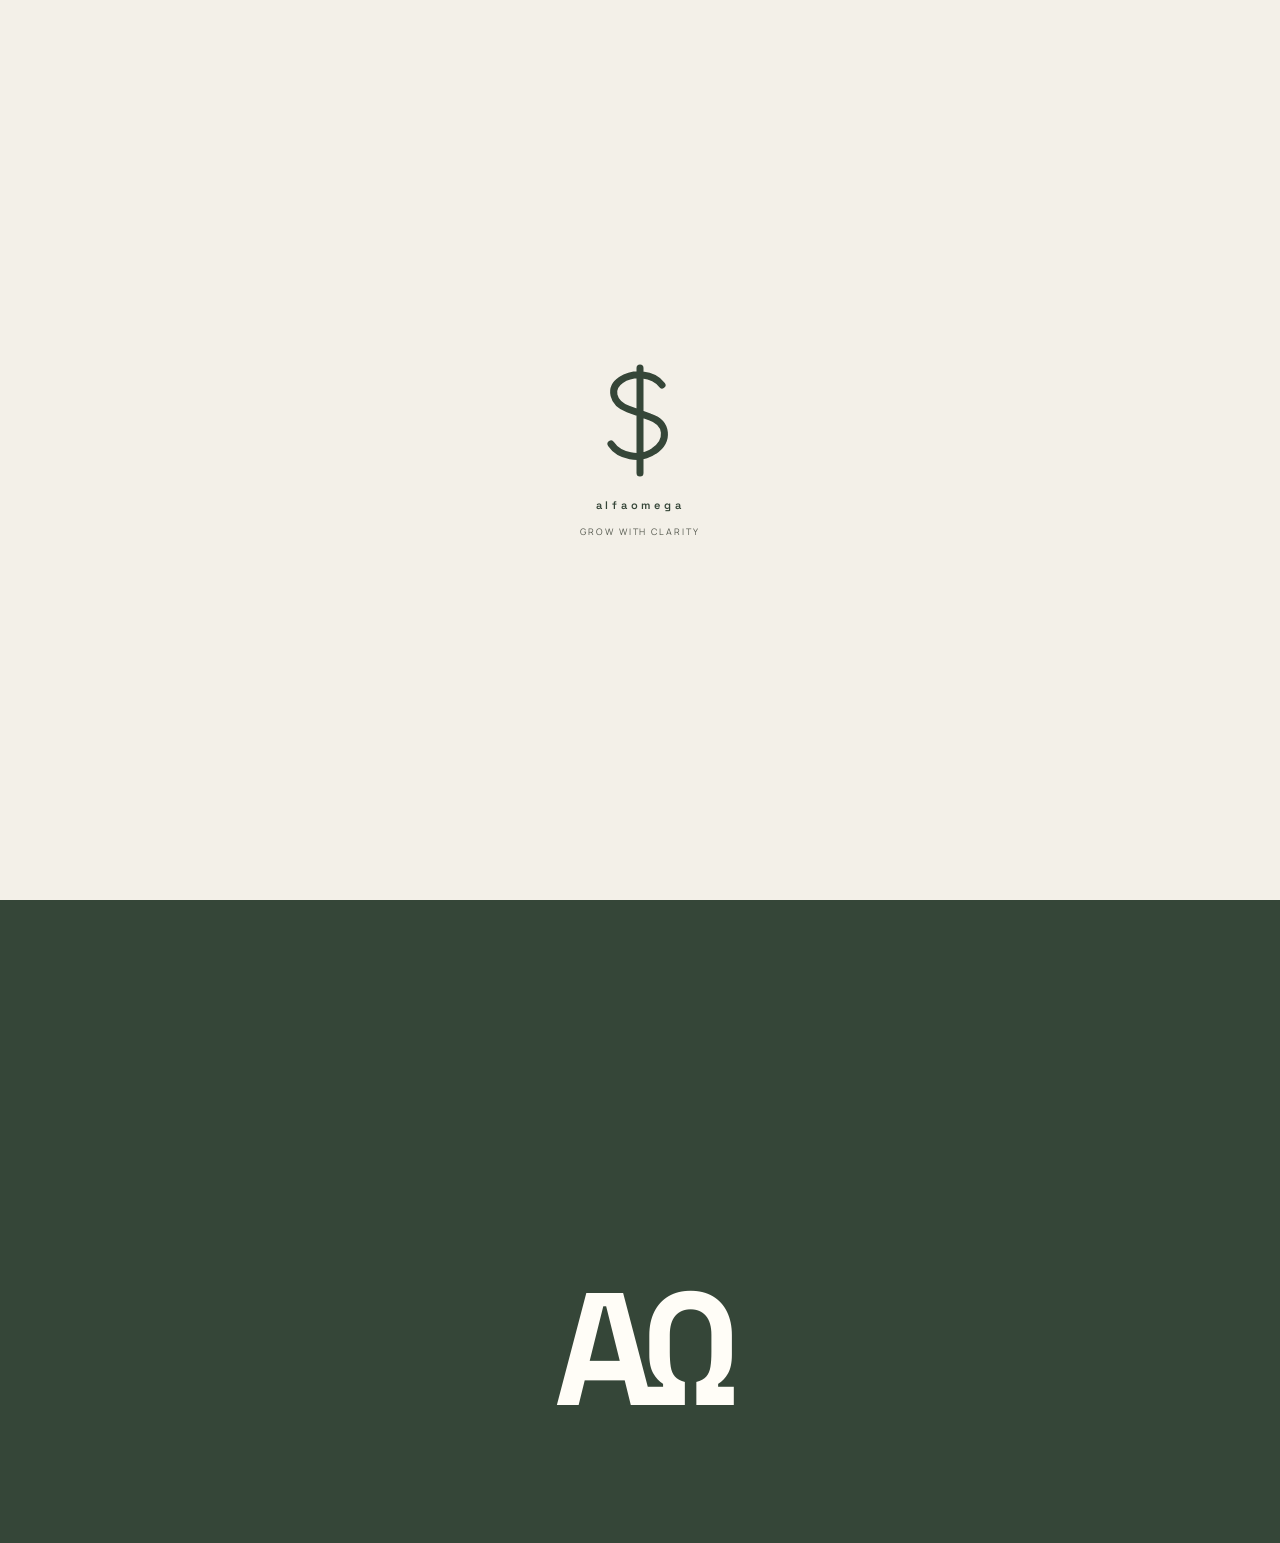
<file: partners.html>
<!doctype html><html lang="ru"><head><meta charset="utf-8"><meta name="viewport" content="width=device-width,initial-scale=1"><meta name="description" content="AlfaOmega — партнёрские программы и сотрудничество."><meta name="theme-color" content="#10110f"><title>Партнёры — AlfaOmega</title><link rel="stylesheet" href="styles.css"></head><body>
<div class="site-loader" aria-label="Загрузка AlfaOmega" role="status"><div class="loader-inner"><svg class="loader-dollar" viewBox="0 0 100 125" aria-hidden="true"><path d="M72 25C63 13 43 12 31 20C19 28 22 43 38 49L60 57C78 63 79 81 64 91C50 101 29 96 21 84M50 8V113"/></svg><div class="loader-brand">alfaomega</div><div class="loader-caption">Grow with clarity</div></div></div>
<div class="topbar"><div class="wrap nav"><a class="brand" href="index.html" aria-label="AlfaOmega — главная"><span class="logo">AΩ</span><span>AlfaOmega</span></a><nav class="navlinks" aria-label="Основная навигация"><a href="index.html">Главная</a><a href="about.html">О проекте</a><a href="cooperation.html">Сотрудничество</a><a href="partners.html">Партнёры</a><a href="cases.html">Кейсы</a><a href="faq.html">FAQ</a><a href="contact.html">Контакты</a></nav><a class="nav-cta" href="contact.html">Обсудить старт ↗</a><button class="menu-toggle" aria-expanded="false" aria-label="Открыть меню">☰</button></div></div><div class="transition" aria-hidden="true"><div class="transition-mark">AΩ</div></div><main><section class="page-hero"><div class="wrap"><div class="eyebrow">03 / ПАРТНЁРСКИЕ ПРОГРАММЫ</div><h1>Компании.<br><em style="color:var(--lime)">Возможности.</em></h1><p class="lead">Здесь собраны примеры банковских направлений, которые могут встречаться в партнёрских программах. Конкретные продукты и условия необходимо уточнять отдельно.</p></div></section><section class="section"><div class="wrap grid2"><div class="card"><div class="num">БАНКОВСКОЕ НАПРАВЛЕНИЕ</div><div class="partner-wordmark">Альфа-Банк</div><p>Использовать как подтверждённого партнёра можно только при наличии актуального основания и разрешения.</p><span class="pill">Проверить статус</span></div><div class="card"><div class="num">БАНКОВСКОЕ НАПРАВЛЕНИЕ</div><div class="partner-wordmark">ВТБ</div><p>Перед запуском уточните, какие именно продукты или партнёрские предложения доступны и на каких условиях.</p><span class="pill">Проверить статус</span></div><div class="card"><div class="num">БАНКОВСКОЕ НАПРАВЛЕНИЕ</div><div class="partner-wordmark">Т-Банк</div><p>Возможное направление для изучения финансовых продуктов и партнёрских предложений. Актуальные условия необходимо проверить отдельно.</p><span class="pill">Проверить статус</span></div></div><div class="wrap" style="margin-top:24px"><p class="notice">Упоминание банков не означает наличие официального партнёрства или одобрения сайта. Перед публикацией убедитесь, что информация об актуальных предложениях верна и использование названий соответствует правилам брендов.</p><a class="btn secondary" href="contact.html">Уточнить детали сотрудничества ↗</a></div></section></main><footer class="footer"><div class="wrap"><div class="footer-top"><a class="brand" href="index.html"><span class="logo">AΩ</span><span>AlfaOmega</span></a><div class="footer-links"><a href="about.html">О проекте</a><a href="cooperation.html">Сотрудничество</a><a href="partners.html">Партнёры</a><a href="cases.html">Кейсы</a><a href="faq.html">FAQ</a><a href="contact.html">Контакты</a><a href="https://t.me/holinmoder" target="_blank" rel="noopener">@holinmoder ↗</a></div></div><small>© 2026 AlfaOmega. Информация о форматах сотрудничества предоставляется для ознакомления. Результаты индивидуальны и не гарантируются. Условия конкретной программы обсуждаются до начала участия.</small></div></footer><script src="script.js"></script></body></html>
</file>
<file: styles.css>
@import url('https://fonts.googleapis.com/css2?family=Manrope:wght@400;500;600;700;800&family=Space+Grotesk:wght@500;600;700&display=swap');
:root{--bg:#f3f0e8;--panel:#e8e4d9;--panel2:#ded8ca;--ink:#242a22;--muted:#55594f;--lime:#78866b;--line:#cbc7ba;--max:1160px}
*{box-sizing:border-box}html{scroll-behavior:smooth}body{margin:0;background:var(--bg);color:var(--ink);font-family:Manrope,Arial,sans-serif;line-height:1.6}a{color:inherit;text-decoration:none}button,input,textarea,select{font:inherit}button,a{ -webkit-tap-highlight-color:transparent}.wrap{width:min(var(--max),calc(100% - 40px));margin:auto}.topbar{position:sticky;top:0;z-index:20;background:rgba(243,240,232,.94);backdrop-filter:blur(18px);border-bottom:1px solid #ffffff10}.nav{height:78px;display:flex;align-items:center;justify-content:space-between;gap:24px}.brand{display:flex;align-items:center;gap:11px;font:700 19px 'Space Grotesk',sans-serif;letter-spacing:-.04em}.logo{display:grid;place-items:center;width:38px;height:38px;border-radius:12px;background:var(--lime);color:#fffdf7;font:800 19px 'Space Grotesk';box-shadow:0 0 35px #78866b20}.navlinks{display:flex;align-items:center;gap:22px;color:#c4c8bd;font-size:13px}.navlinks a:hover,.navlinks a.active{color:var(--lime)}.nav-cta,.btn{display:inline-flex;align-items:center;justify-content:center;gap:10px;padding:13px 19px;border-radius:999px;background:var(--lime);color:#fffdf7;font-weight:800;font-size:13px;border:1px solid var(--lime);transition:transform .2s,background .2s}.nav-cta:hover,.btn:hover{transform:translateY(-2px);background:#8f9b82}.btn.secondary{background:transparent;color:var(--ink);border-color:#51564a}.btn.secondary:hover{border-color:var(--lime);color:var(--lime)}.menu-toggle{display:none;background:none;color:white;border:1px solid var(--line);border-radius:10px;padding:9px 12px}.hero{padding:90px 0 74px;position:relative;overflow:hidden}.hero:before{content:"";position:absolute;right:-120px;top:0;width:490px;height:490px;border-radius:50%;background:radial-gradient(circle,#78866b20,transparent 67%);pointer-events:none}.eyebrow{display:inline-flex;align-items:center;gap:8px;color:var(--lime);font-size:11px;font-weight:800;letter-spacing:.16em;text-transform:uppercase}.eyebrow:before{content:"";width:22px;height:2px;background:var(--lime)}h1,h2,h3,p{margin-top:0}h1,h2,h3{font-family:'Space Grotesk',Manrope,sans-serif;letter-spacing:-.055em;line-height:1.02}h1{font-size:clamp(48px,8vw,94px);max-width:850px;margin:24px 0}h1 em{font-style:normal;color:var(--lime)}h2{font-size:clamp(34px,5vw,58px);margin-bottom:18px}h3{font-size:25px;margin-bottom:12px}.lead{font-size:clamp(16px,2vw,20px);color:#55594f;max-width:650px}.hero-actions{display:flex;flex-wrap:wrap;gap:12px;margin:30px 0}.hero-meta{display:flex;flex-wrap:wrap;gap:20px;color:var(--muted);font-size:12px;margin-top:40px}.hero-meta span:before{content:"↗";color:var(--lime);margin-right:8px}.hero-grid{display:grid;grid-template-columns:1.3fr .7fr;gap:45px;align-items:end}.visual-card{border:1px solid #414638;background:linear-gradient(145deg,#25291e,#151713 70%);border-radius:28px;padding:28px;min-height:300px;display:flex;flex-direction:column;justify-content:space-between;position:relative;overflow:hidden}.visual-card:after{content:"Ω";position:absolute;font:700 230px 'Space Grotesk';right:-10px;bottom:-78px;color:#78866b12}.visual-card .bigmark{font:700 80px 'Space Grotesk';color:var(--lime);line-height:1}.visual-card p{color:var(--muted);max-width:260px}.section{padding:78px 0}.section-head{display:flex;justify-content:space-between;align-items:end;gap:30px;margin-bottom:30px}.section-head p{max-width:450px;color:var(--muted);margin-bottom:0}.grid3{display:grid;grid-template-columns:repeat(3,1fr);gap:14px}.grid2{display:grid;grid-template-columns:repeat(2,1fr);gap:14px}.card{background:var(--panel);border:1px solid var(--line);border-radius:22px;padding:26px;min-height:200px;transition:transform .25s,border-color .25s}.card:hover{transform:translateY(-4px);border-color:#9b8a62}.card .num{color:var(--lime);font:700 13px 'Space Grotesk';letter-spacing:.12em;margin-bottom:38px}.card p{color:var(--muted);font-size:14px;margin-bottom:0}.arrow{color:var(--lime);font-size:23px}.ticker{border-top:1px solid var(--line);border-bottom:1px solid var(--line);padding:22px 0;overflow:hidden;color:#c6cbbd;font:700 13px 'Space Grotesk';letter-spacing:.12em}.ticker-in{display:flex;justify-content:space-around;gap:24px;flex-wrap:wrap}.ticker b{color:var(--lime)}.split{display:grid;grid-template-columns:.8fr 1.2fr;gap:50px;align-items:start}.quote{font:600 clamp(24px,3vw,37px)/1.25 'Space Grotesk';letter-spacing:-.04em}.quote span{color:var(--lime)}.list{list-style:none;padding:0;margin:20px 0}.list li{padding:14px 0;border-bottom:1px solid var(--line);color:#55594f}.list li:before{content:none;display:none}.page-hero{padding:76px 0 48px;border-bottom:1px solid var(--line)}.page-hero h1{font-size:clamp(43px,7vw,76px);max-width:900px}.page-hero .lead{max-width:700px}.step{display:grid;grid-template-columns:80px 1fr;gap:18px;padding:26px 0;border-bottom:1px solid var(--line)}.stepno{color:var(--lime);font:700 18px 'Space Grotesk'}.step p{color:var(--muted);margin-bottom:0}.faq-item{border-bottom:1px solid var(--line)}.faq-q{width:100%;display:flex;justify-content:space-between;gap:20px;text-align:left;background:none;color:var(--ink);border:0;padding:22px 0;font-weight:800;cursor:pointer}.faq-q span:last-child{color:var(--lime);font-size:22px}.faq-a{display:none;color:var(--muted);max-width:800px;padding:0 0 22px}.faq-item.open .faq-a{display:block}.faq-tools{display:flex;gap:10px;margin:25px 0}.faq-tools input{width:100%;background:var(--panel);border:1px solid var(--line);border-radius:14px;padding:14px 16px;color:var(--ink)}.case-stat{font:700 clamp(35px,5vw,55px) 'Space Grotesk';color:var(--lime);letter-spacing:-.06em}.notice{font-size:12px;color:var(--muted);border-left:2px solid var(--lime);padding:10px 14px}.partner-wordmark{font:700 24px 'Space Grotesk';letter-spacing:-.05em}.contact-panel{display:grid;grid-template-columns:1fr 1fr;gap:25px;background:#f4f1ef;color:#171514;border:1px solid #d8d2cf;border-radius:28px;padding:clamp(25px,5vw,55px);box-shadow:0 20px 70px #00000018}.contact-panel .eyebrow{color:#d93640!important}.contact-panel p{color:#55504d}.contact-panel h2,.contact-panel h3{color:#171514}.contact-panel .btn{background:#171514;color:#fff;border-color:#171514}.contact-panel .btn:hover{background:#ff5057;color:#171514;border-color:#ff5057}.form{display:grid;gap:13px}.form input,.form textarea,.form select{width:100%;border:1px solid #d2cbc7;background:#fff;color:#171514;padding:14px 15px;border-radius:12px;outline:none;transition:border-color .2s,box-shadow .2s}.form input::placeholder,.form textarea::placeholder{color:#77706b}.form input:focus,.form textarea:focus,.form select:focus{border-color:#ff5057;box-shadow:0 0 0 3px #ff505722}.form textarea{min-height:110px;resize:vertical}.footer{padding:38px 0 28px;border-top:1px solid var(--line);margin-top:65px}.footer-top{display:flex;justify-content:space-between;gap:30px;flex-wrap:wrap}.footer small{display:block;color:var(--muted);margin-top:24px}.footer-links{display:flex;gap:18px;flex-wrap:wrap;color:var(--muted);font-size:13px}.footer-links a:hover{color:var(--lime)}.transition{position:fixed;inset:0;background:var(--lime);z-index:99;display:grid;place-items:center;color:#fffdf7;pointer-events:none;transform:translateY(100%)}.transition .transition-mark{font:800 clamp(70px,16vw,160px) 'Space Grotesk';letter-spacing:-.09em}.transition.play{animation:curtain .72s cubic-bezier(.76,0,.24,1)}@keyframes curtain{0%{transform:translateY(100%)}35%{transform:translateY(0)}65%{transform:translateY(0)}100%{transform:translateY(-100%)}}.reveal{animation:rise .7s both}@keyframes rise{from{opacity:0;transform:translateY(20px)}to{opacity:1;transform:translateY(0)}}.delay1{animation-delay:.12s}.delay2{animation-delay:.22s}.delay3{animation-delay:.32s}.muted{color:var(--muted)}.pill{display:inline-block;border:1px solid var(--line);border-radius:999px;padding:7px 12px;color:var(--muted);font-size:11px;margin:4px 4px 0 0}
@media(max-width:850px){.navlinks{display:none;position:absolute;top:78px;left:0;right:0;background:#e8e4d9;padding:22px 20px 28px;flex-direction:column;align-items:flex-start;border-bottom:1px solid var(--line)}.navlinks.open{display:flex}.menu-toggle{display:block}.nav-cta{display:none}.hero-grid,.split{grid-template-columns:1fr}.visual-card{min-height:220px}.grid3{grid-template-columns:1fr 1fr}.section-head{display:block}.section-head p{margin-top:15px}.contact-panel{grid-template-columns:1fr}.hero{padding-top:65px}}
@media(max-width:560px){.wrap{width:min(var(--max),calc(100% - 28px))}.nav{height:68px}.navlinks{top:68px}.grid3,.grid2{grid-template-columns:1fr}.hero{padding:55px 0 45px}h1{font-size:49px}.section{padding:55px 0}.card{padding:22px}.card .num{margin-bottom:25px}.hero-meta{gap:12px}.step{grid-template-columns:48px 1fr}.page-hero{padding-top:55px}}
@media(prefers-reduced-motion:reduce){*,*:before,*:after{scroll-behavior:auto!important;animation-duration:.01ms!important;transition-duration:.01ms!important}}


/* Rotating visual accents inspired by the reference; lightweight CSS animation */
.orbit-wrap{display:grid;place-items:center;position:relative;min-height:190px;margin:14px 0 22px}
.orbit{width:150px;height:150px;position:relative;display:grid;place-items:center;animation:orbit-spin 14s linear infinite}
.orbit:before,.orbit:after{content:"";position:absolute;inset:0;border:1px solid #78866b55;border-radius:50%}
.orbit:after{inset:18px;border-style:dashed;border-color:#78866b88;animation:orbit-spin 9s linear infinite reverse}
.orbit-core{width:76px;height:76px;border-radius:24px;background:var(--lime);color:#fffdf7;display:grid;place-items:center;font:800 28px 'Space Grotesk';box-shadow:0 0 45px #78866b24;transform:rotate(-12deg)}
.orbit-dot{position:absolute;width:13px;height:13px;background:var(--lime);border:3px solid var(--bg);border-radius:50%;top:10px;left:28px;box-shadow:0 0 18px #78866b66}
.orbit-label{position:absolute;bottom:-2px;right:calc(50% - 104px);font:700 9px 'Space Grotesk';letter-spacing:.17em;color:var(--muted);transform:rotate(-8deg)}
@keyframes orbit-spin{to{transform:rotate(360deg)}}
.visual-card .orbit-wrap{margin:0;min-height:180px;align-self:center}
.visual-card .orbit{width:135px;height:135px}
.visual-card .orbit-core{width:68px;height:68px;font-size:24px}
@media(prefers-reduced-motion:reduce){.orbit,.orbit:after{animation:none}}


/* Cursor-reactive ambient light: follows the pointer on desktop, stays subtle on touch devices */
body::after{content:"";position:fixed;inset:0;z-index:1;pointer-events:none;background:radial-gradient(360px circle at var(--mouse-x,50%) var(--mouse-y,30%),rgba(120,134,107,.10),transparent 72%);opacity:0;transition:opacity .35s ease;mix-blend-mode:screen}
body.cursor-active::after{opacity:1}
@media(hover:none),(pointer:coarse){body::after{display:none}}


/* Cursor-responsive 3D tilt for logos and decorative icons. */
.tilt-icon{transform-style:preserve-3d;transition:transform .16s ease-out;will-change:transform;transform:perspective(500px) rotateX(var(--tilt-x,0deg)) rotateY(var(--tilt-y,0deg))}
.orbit-core.tilt-icon{transform:perspective(500px) rotate(-12deg) rotateX(var(--tilt-x,0deg)) rotateY(var(--tilt-y,0deg))}
@media(hover:none),(pointer:coarse){.tilt-icon{transition:none;will-change:auto}}
@media(prefers-reduced-motion:reduce){.tilt-icon{transition:none;transform:none!important}}


/* Old-money finish: ivory canvas, forest green and restrained brass. */
.topbar{background:rgba(243,240,232,.94);border-bottom-color:#cbc7ba}
.navlinks{color:#565d52}
.menu-toggle{color:#242a22}
.nav-cta,.btn{background:#354638;color:#fffdf7;border-color:#354638}
.nav-cta:hover,.btn:hover{background:#465b48;border-color:#465b48}
.btn.secondary{color:#242a22;border-color:#b8b5a8}
.btn.secondary:hover{border-color:#78866b;color:#354638}
.visual-card{background:linear-gradient(145deg,#e7e3d8,#d9d4c7);border-color:#cbc7ba;color:#242a22}
.visual-card p{color:#62695e}
.contact-panel{background:#e8e4d9;color:#242a22;border-color:#cbc7ba}
.contact-panel .eyebrow{color:#596d55!important}
.contact-panel .btn{background:#354638;color:#fffdf7;border-color:#354638}
.contact-panel .btn:hover{background:#465b48;color:#fffdf7;border-color:#465b48}
.form input,.form textarea,.form select{background:#f8f6f0;color:#242a22;border-color:#cbc7ba}
.form input:focus,.form textarea:focus,.form select:focus{border-color:#78866b;box-shadow:0 0 0 3px #78866b22}
.transition{background:#354638;color:#fffdf7}
.orbit-core{background:#78866b;color:#fffdf7}
.card:hover{border-color:#9b8a62}

/* Responsive layout refinements: prevent crowded navigation and overflowing content. */
img,video,svg,canvas{max-width:100%;height:auto}
.wrap,.section,.page-hero,.hero{min-width:0}
.grid3,.grid2,.hero-grid,.split,.contact-panel{min-width:0}
.grid3>* ,.grid2>*,.hero-grid>*,.split>*,.contact-panel>*{min-width:0}
@media(max-width:850px){
  .nav{gap:12px}
  .brand{font-size:17px;gap:8px}
  .navlinks{box-shadow:0 14px 22px #242a2210}
  .hero-grid{gap:28px}
  .split{gap:28px}
  .section-head{display:flex;flex-direction:column;align-items:flex-start;gap:12px}
  .section-head p{margin-top:0}
  .contact-panel{gap:24px;padding:clamp(22px,4vw,36px)}
}
@media(max-width:560px){
  body{font-size:15px;overflow-wrap:anywhere}
  .wrap{width:calc(100% - 32px)}
  .nav{height:64px}
  .navlinks{top:64px;gap:0;padding:10px 16px 18px;max-height:calc(100dvh - 64px);overflow:auto}
  .navlinks a{display:block;width:100%;padding:12px 4px;border-bottom:1px solid var(--line);font-size:14px}
  .brand{font-size:16px;letter-spacing:-.03em}
  .logo{width:34px;height:34px;border-radius:10px;font-size:16px}
  .menu-toggle{padding:8px 10px;font-size:13px;flex-shrink:0}
  .hero{padding:42px 0 34px}
  h1{font-size:clamp(38px,11vw,52px);line-height:1.03;margin:18px 0}
  h2{font-size:clamp(30px,8.5vw,42px);line-height:1.08}
  h3{font-size:22px;line-height:1.15}
  .lead{font-size:16px;line-height:1.55}
  .hero-actions{gap:10px;margin:22px 0}
  .hero-actions .btn{width:100%}
  .hero-meta{display:grid;grid-template-columns:1fr;gap:8px;margin-top:24px}
  .visual-card{min-height:190px;padding:22px;border-radius:20px}
  .visual-card .bigmark{font-size:58px}
  .orbit-wrap{min-height:150px}
  .orbit{width:125px;height:125px}
  .section{padding:42px 0}
  .section-head{margin-bottom:22px}
  .grid3,.grid2{grid-template-columns:minmax(0,1fr);gap:12px}
  .card{padding:20px;border-radius:18px;min-height:0}
  .card .num{margin-bottom:20px}
  .page-hero{padding:42px 0 30px}
  .page-hero h1{font-size:clamp(36px,10vw,48px)}
  .step{grid-template-columns:38px minmax(0,1fr);gap:12px;padding:20px 0}
  .faq-tools{flex-direction:column}
  .contact-panel{grid-template-columns:minmax(0,1fr);padding:22px 18px;border-radius:20px;gap:22px}
  .contact-panel h2{font-size:30px}
  .form{gap:11px}
  .form input,.form textarea,.form select{font-size:16px;padding:14px 13px}
  .form textarea{min-height:100px}
  .footer{margin-top:38px;padding-top:28px}
  .footer-top{flex-direction:column;gap:20px}
  .footer-links{gap:12px 16px}
  .ticker-in{justify-content:flex-start;gap:12px 22px}
  .case-stat{font-size:clamp(32px,9vw,44px)}
}
@media(max-width:360px){
  .wrap{width:calc(100% - 24px)}
  h1{font-size:36px}
  .contact-panel{padding:18px 14px}
  .btn,.nav-cta{padding:12px 14px;font-size:12px}
}

/* AlfaOmega opening loader: hand-drawn dollar mark */
.site-loader{position:fixed;inset:0;z-index:9999;display:grid;place-items:center;background:#f3f0e8;color:#354638;transition:opacity .55s ease,visibility .55s ease}
.site-loader.is-hidden{opacity:0;visibility:hidden;pointer-events:none}
.loader-inner{display:flex;flex-direction:column;align-items:center;gap:13px}
.loader-dollar{width:100px;height:125px;overflow:visible}
.loader-dollar path{fill:none;stroke:#354638;stroke-width:7;stroke-linecap:round;stroke-linejoin:round;stroke-dasharray:520;stroke-dashoffset:520;animation:draw-dollar 1.45s cubic-bezier(.65,0,.35,1) forwards}
.loader-brand{font:600 11px 'Space Grotesk',sans-serif;letter-spacing:.34em;text-transform:lowercase;opacity:0;animation:loader-brand-in .5s ease 1s forwards}
.loader-caption{font-size:9px;letter-spacing:.22em;color:#55594f;text-transform:uppercase;opacity:0;animation:loader-brand-in .5s ease 1.15s forwards}
@keyframes draw-dollar{to{stroke-dashoffset:0}}@keyframes loader-brand-in{to{opacity:1}}
@media(prefers-reduced-motion:reduce){.loader-dollar path{animation-duration:.01ms;stroke-dashoffset:0}.loader-brand,.loader-caption{animation-duration:.01ms;opacity:1}.site-loader{transition:none}}
</file>
